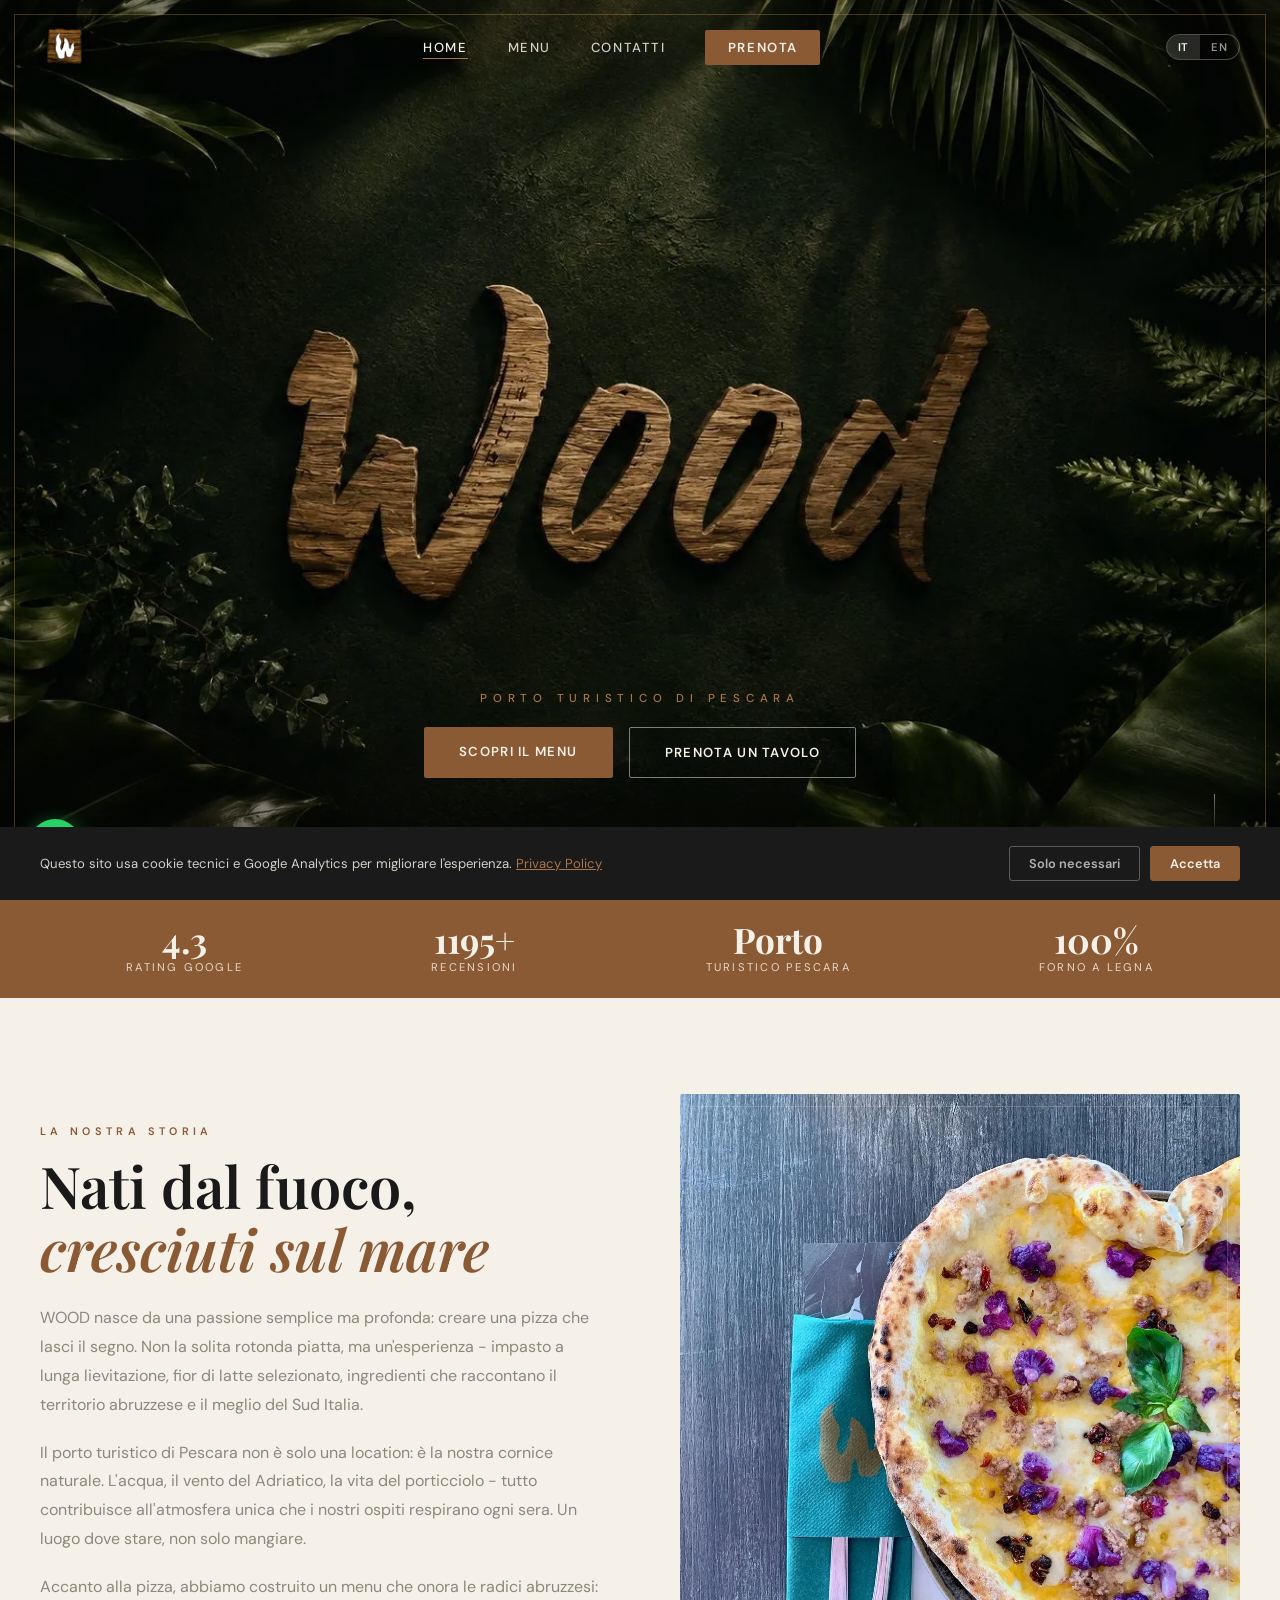
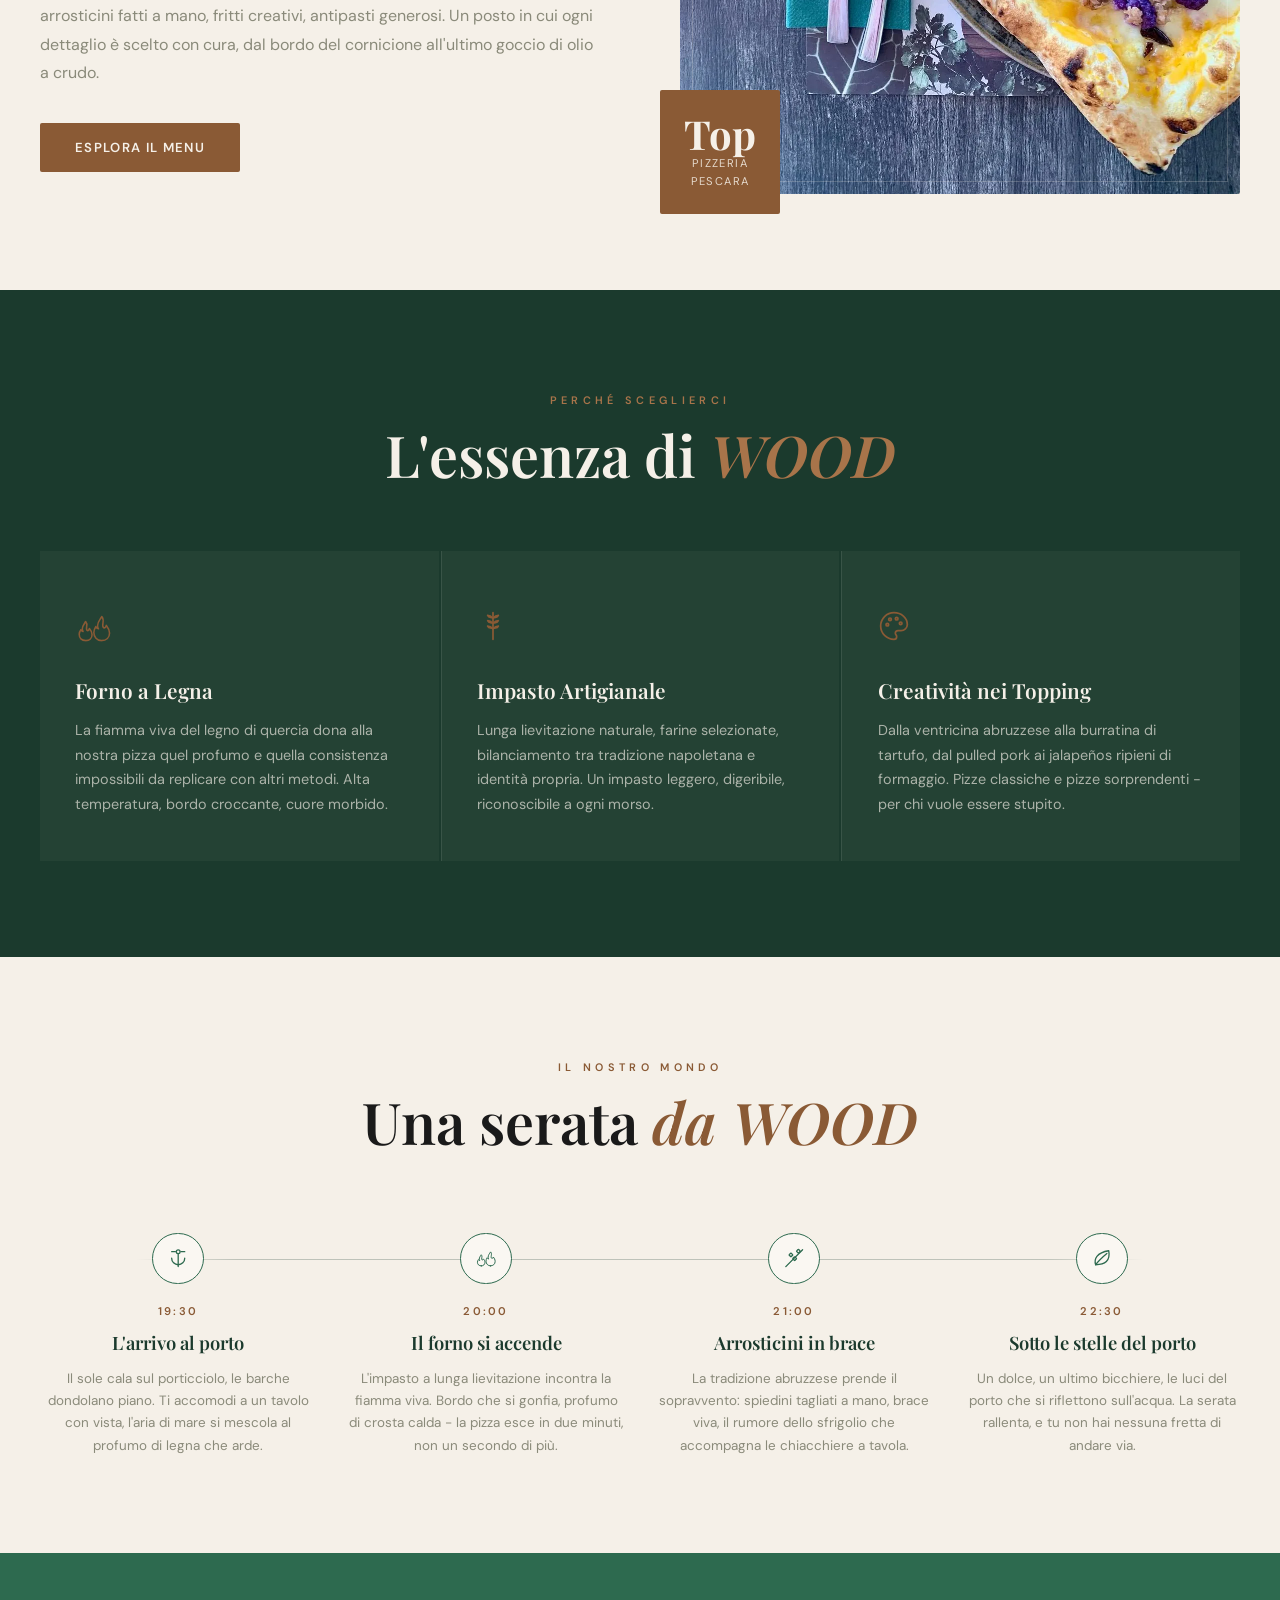
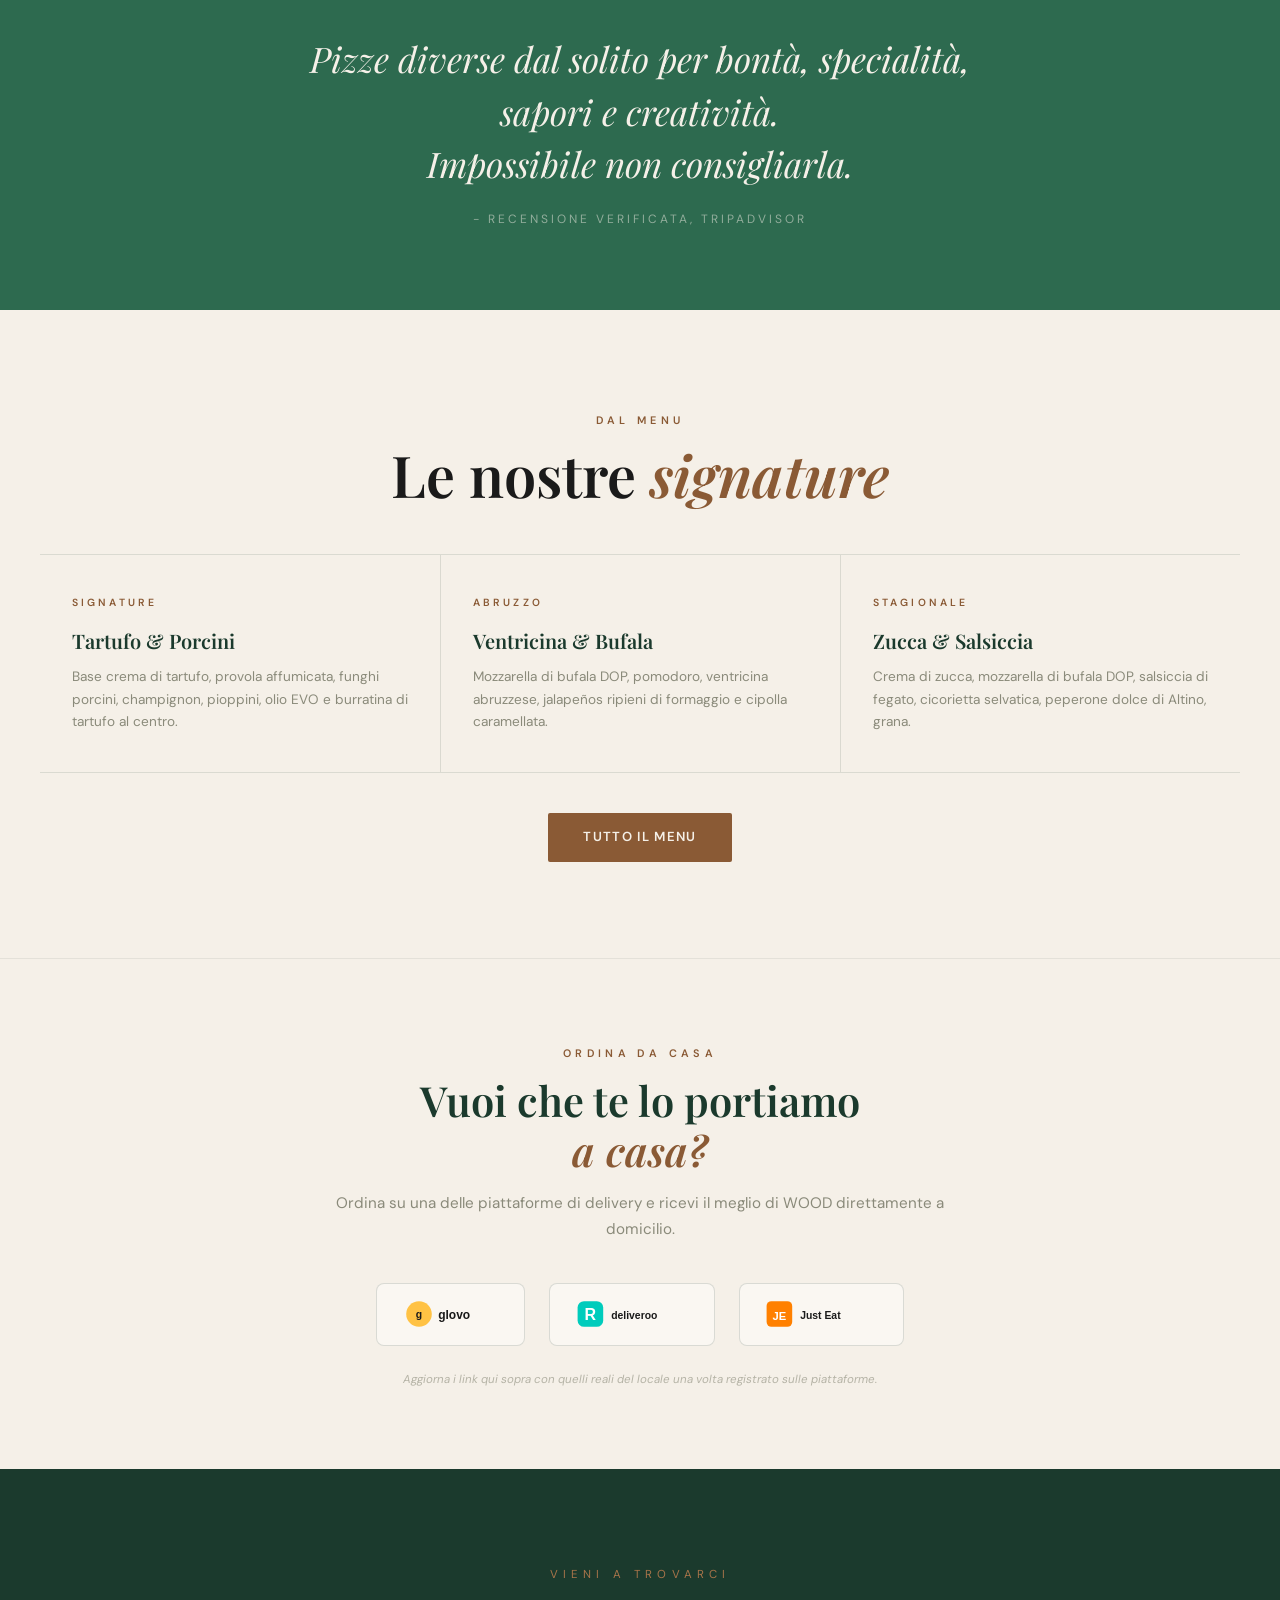
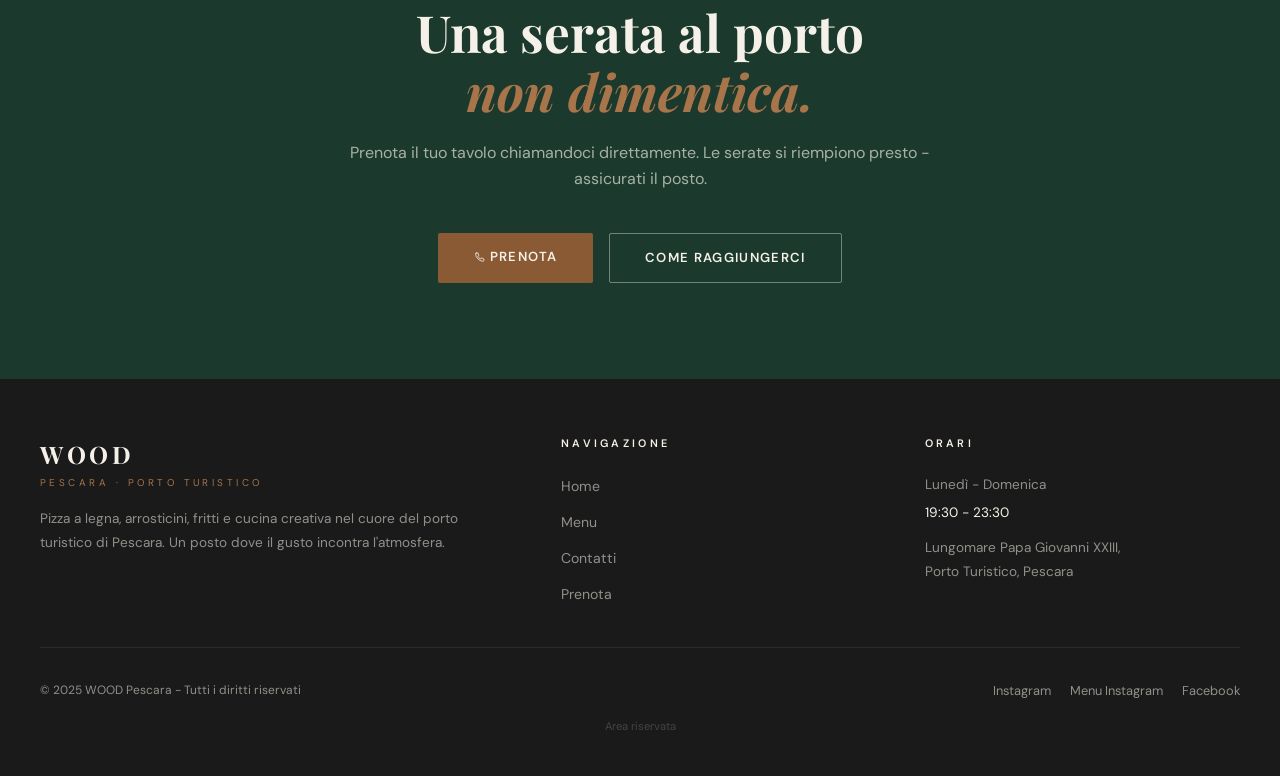
<file: index.html>
<!DOCTYPE html>
<html lang="it">
<head>
  <meta charset="UTF-8" />
  <meta name="viewport" content="width=device-width, initial-scale=1.0" />

  <!-- SEO primario -->
  <title>WOOD Pescara - Pizzeria Forno a Legna al Porto Turistico</title>
  <meta name="description" content="WOOD Pescara: pizzeria gourmet al porto turistico di Pescara. Pizza napoletana a legna, arrosticini abruzzesi, fritti e cucina creativa. Prenota chiamando il 392 008 5666." />
  <meta name="keywords" content="pizzeria pescara, pizza legna pescara, arrosticini pescara, ristorante porto pescara, WOOD pescara" />
  <link rel="canonical" href="https://wood-pescara.vercel.app/index.html" />

  <!-- Open Graph (anteprima WhatsApp, Facebook, Telegram) -->
  <meta property="og:type"        content="restaurant" />
  <meta property="og:title"       content="WOOD Pescara - Pizzeria Forno a Legna" />
  <meta property="og:description" content="Pizza napoletana a legna, arrosticini abruzzesi e cucina creativa al porto turistico di Pescara." />
  <meta property="og:image"       content="https://wood-pescara.vercel.app/assets/wood-logo-hero.jpg" />
  <meta property="og:image:secure_url" content="https://wood-pescara.vercel.app/assets/wood-logo-hero.jpg" />
  <meta property="og:image:type"  content="image/jpeg" />
  <meta property="og:image:width" content="1200" />
  <meta property="og:image:height" content="630" />
  <meta property="og:url"         content="https://wood-pescara.vercel.app/index.html" />
  <meta property="og:locale"      content="it_IT" />
  <meta property="og:locale:alternate" content="en_US" />

  <!-- Twitter Card -->
  <meta name="twitter:card"        content="summary_large_image" />
  <meta name="twitter:title"       content="WOOD Pescara - Pizzeria Forno a Legna" />
  <meta name="twitter:description" content="Pizza napoletana a legna e arrosticini al porto di Pescara." />
  <meta name="twitter:image"       content="https://wood-pescara.vercel.app/assets/wood-logo-hero.jpg" />

  <!-- Schema.org Restaurant -->
  <script type="application/ld+json">
  {
    "@context": "https://schema.org",
    "@type": "Restaurant",
    "name": "WOOD Pescara",
    "description": "Pizzeria con forno a legna, arrosticini abruzzesi e cucina creativa al porto turistico di Pescara.",
    "url": "https://wood-pescara.vercel.app/",
    "telephone": "+393920085666",
    "servesCuisine": ["Pizza Napoletana", "Cucina Abruzzese", "Cucina Italiana"],
    "priceRange": "€€",
    "address": {
      "@type": "PostalAddress",
      "streetAddress": "Lungomare Papa Giovanni XXIII",
      "addressLocality": "Pescara",
      "postalCode": "65126",
      "addressRegion": "Abruzzo",
      "addressCountry": "IT"
    },
    "geo": {
      "@type": "GeoCoordinates",
      "latitude": 42.4613,
      "longitude": 14.2158
    },
    "openingHoursSpecification": [
      {
        "@type": "OpeningHoursSpecification",
        "dayOfWeek": ["Monday","Tuesday","Wednesday","Thursday","Friday","Saturday","Sunday"],
        "opens": "19:30",
        "closes": "23:30"
      }
    ],
    "menu": "https://wood-pescara.vercel.app/menu.html",
    "acceptsReservations": true,
    "image": "https://wood-pescara.vercel.app/assets/wood-logo-hero.jpg"
  }
  </script>

  <!-- Performance: preconnect -->
  <link rel="preconnect" href="https://fonts.googleapis.com" />
  <link rel="preconnect" href="https://fonts.gstatic.com" crossorigin />
  <link rel="preconnect" href="https://www.gstatic.com" />

  <!-- Font -->
  <link rel="stylesheet" href="https://fonts.googleapis.com/css2?family=Playfair+Display:ital,wght@0,400;0,600;0,700;1,400;1,600&family=DM+Sans:wght@300;400;500;600&display=swap" />

  <!-- Stili -->
  <link rel="stylesheet" href="css/style.css?v=20260719b" />

  <!-- Preload immagine hero (above the fold) -->
  <link rel="preload" as="image" href="assets/wood-logo-hero.webp" type="image/webp" />
</head>
<body>

<!-- WhatsApp button fisso -->
<a href="https://wa.me/393920085666" class="whatsapp-btn" target="_blank" rel="noopener" aria-label="Scrivici su WhatsApp">
  <svg viewBox="0 0 24 24" xmlns="http://www.w3.org/2000/svg">
    <path d="M17.472 14.382c-.297-.149-1.758-.867-2.03-.967-.273-.099-.471-.148-.67.15-.197.297-.767.966-.94 1.164-.173.199-.347.223-.644.075-.297-.15-1.255-.463-2.39-1.475-.883-.788-1.48-1.761-1.653-2.059-.173-.297-.018-.458.13-.606.134-.133.298-.347.446-.52.149-.174.198-.298.298-.497.099-.198.05-.371-.025-.52-.075-.149-.669-1.612-.916-2.207-.242-.579-.487-.5-.669-.51-.173-.008-.371-.01-.57-.01-.198 0-.52.074-.792.372-.272.297-1.04 1.016-1.04 2.479 0 1.462 1.065 2.875 1.213 3.074.149.198 2.096 3.2 5.077 4.487.709.306 1.262.489 1.694.625.712.227 1.36.195 1.871.118.571-.085 1.758-.719 2.006-1.413.248-.694.248-1.289.173-1.413-.074-.124-.272-.198-.57-.347m-5.421 7.403h-.004a9.87 9.87 0 01-5.031-1.378l-.361-.214-3.741.982.998-3.648-.235-.374a9.86 9.86 0 01-1.51-5.26c.001-5.45 4.436-9.884 9.888-9.884 2.64 0 5.122 1.03 6.988 2.898a9.825 9.825 0 012.893 6.994c-.003 5.45-4.437 9.884-9.885 9.884m8.413-18.297A11.815 11.815 0 0012.05 0C5.495 0 .16 5.335.157 11.892c0 2.096.547 4.142 1.588 5.945L.057 24l6.305-1.654a11.882 11.882 0 005.683 1.448h.005c6.554 0 11.89-5.335 11.893-11.893a11.821 11.821 0 00-3.48-8.413z"/>
  </svg>
</a>

<!-- ═══ NAVBAR ═══ -->
<nav class="navbar" id="navbar">
  <a href="index.html" class="navbar__logo" aria-label="WOOD Pescara - Home">
    <img src="assets/wood-icon.png" alt="WOOD Pescara" class="navbar__logo-img" />
  </a>
  <ul class="navbar__links" id="nav-links">
    <button class="navbar__close" id="nav-close" aria-label="Chiudi menu">&#x2715;</button>
    <li><a href="index.html" data-it="Home" data-en="Home">Home</a></li>
    <li><a href="menu.html" data-it="Menu" data-en="Menu">Menu</a></li>
    <li><a href="contatti.html" data-it="Contatti" data-en="Contact">Contatti</a></li>
    <li><a href="contatti.html" class="navbar__cta" data-it="Prenota" data-en="Book">Prenota</a></li>
  </ul>
  <div class="lang-toggle" aria-label="Scegli lingua">
    <button data-lang="it" class="active">IT</button>
    <button data-lang="en">EN</button>
  </div>
  <div class="navbar__burger" id="burger">
    <span></span><span></span><span></span>
  </div>
</nav>

<!-- ═══ HERO ═══ -->
<section class="hero hero--photo" id="hero">
  <!-- WebP con fallback JPEG -->
  <style>
    .hero--photo {
      background-image: url('assets/wood-logo-hero.jpg');
    }
    @supports (background-image: url('x.webp')) {
      .hero--photo { background-image: url('assets/wood-logo-hero.webp'); }
    }
    @media (max-width: 600px) {
      .hero--photo { background-image: url('assets/wood-hero-mobile.jpg') !important; }
      @supports (background-image: url('x.webp')) {
        .hero--photo { background-image: url('assets/wood-hero-mobile.webp') !important; }
      }
    }
  </style>
  <div class="hero__overlay"></div>
  <div class="hero__content hero__content--photo">
    <h1 class="sr-only">WOOD Pescara</h1>
    <p class="hero__eyebrow" data-it="Porto Turistico di Pescara" data-en="Tourist Marina of Pescara">Porto Turistico di Pescara</p>
    <div class="hero__actions">
      <a href="menu.html" class="btn btn--primary" data-it="Scopri il Menu" data-en="Explore the Menu">Scopri il Menu</a>
      <a href="contatti.html" class="btn btn--outline" data-it="Prenota un Tavolo" data-en="Book a Table">Prenota un Tavolo</a>
    </div>
  </div>
  <div class="hero__scroll-hint">
    <div class="hero__scroll-line"></div>
    <span data-it="Scopri" data-en="Scroll">Scopri</span>
  </div>
</section>

<!-- ═══ NUMERI STRIP ═══ -->
<div class="stats-strip" style="background: var(--terracotta); color: var(--crema); padding: 1.4rem 2rem;">
  <div style="max-width: var(--max-w); margin: 0 auto; display: flex; justify-content: space-around; flex-wrap: wrap; gap: 1rem; text-align: center;">
    <div>
      <div class="stat-num" style="font-family: var(--ff-display); font-size: 2.2rem; font-weight: 700; line-height: 1;" data-target="4.3" data-decimal="1">0</div>
      <div style="font-size: 0.7rem; letter-spacing: 0.2em; text-transform: uppercase; opacity: 0.85;">Rating Google</div>
    </div>
    <div>
      <div class="stat-num" style="font-family: var(--ff-display); font-size: 2.2rem; font-weight: 700; line-height: 1;" data-target="1200" data-suffix="+">0</div>
      <div style="font-size: 0.7rem; letter-spacing: 0.2em; text-transform: uppercase; opacity: 0.85;">Recensioni</div>
    </div>
    <div>
      <div style="font-family: var(--ff-display); font-size: 2.2rem; font-weight: 700; line-height: 1;">Porto</div>
      <div style="font-size: 0.7rem; letter-spacing: 0.2em; text-transform: uppercase; opacity: 0.85;">Turistico Pescara</div>
    </div>
    <div>
      <div class="stat-num" style="font-family: var(--ff-display); font-size: 2.2rem; font-weight: 700; line-height: 1;" data-target="100" data-suffix="%">0</div>
      <div style="font-size: 0.7rem; letter-spacing: 0.2em; text-transform: uppercase; opacity: 0.85;">Forno a Legna</div>
    </div>
  </div>
</div>

<!-- ═══ STORIA ═══ -->
<section class="section section--mid">
  <div class="section__inner">
    <div class="storia reveal">
      <div class="storia__text">
        <span class="section__label" data-it="La nostra storia" data-en="Our Story">La nostra storia</span>
        <h2 class="section__title"><span data-it="Nati dal fuoco," data-en="Born from fire,">Nati dal fuoco,</span><br><em data-it="cresciuti sul mare" data-en="raised by the sea">cresciuti sul mare</em></h2>
        <p data-it="WOOD nasce da una passione semplice ma profonda: creare una pizza che lasci il segno. Non la solita rotonda piatta, ma un'esperienza - impasto a lunga lievitazione, fior di latte selezionato, ingredienti che raccontano il territorio abruzzese e il meglio del Sud Italia." data-en="WOOD was born from a simple but deep passion: creating pizza that leaves a mark. Not the usual flat round pizza, but an experience: long-fermented dough, selected fior di latte, and ingredients that tell the story of Abruzzo and the best of Southern Italy.">WOOD nasce da una passione semplice ma profonda: creare una pizza che lasci il segno. Non la solita rotonda piatta, ma un'esperienza - impasto a lunga lievitazione, fior di latte selezionato, ingredienti che raccontano il territorio abruzzese e il meglio del Sud Italia.</p>
        <p data-it="Il porto turistico di Pescara non è solo una location: è la nostra cornice naturale. L'acqua, il vento del Adriatico, la vita del porticciolo - tutto contribuisce all'atmosfera unica che i nostri ospiti respirano ogni sera. Un luogo dove stare, non solo mangiare." data-en="Pescara's tourist marina is not just a location: it is our natural setting. The water, the Adriatic breeze, the life of the harbor - everything shapes the atmosphere our guests enjoy every evening. A place to stay, not just to eat.">Il porto turistico di Pescara non è solo una location: è la nostra cornice naturale. L'acqua, il vento del Adriatico, la vita del porticciolo - tutto contribuisce all'atmosfera unica che i nostri ospiti respirano ogni sera. Un luogo dove stare, non solo mangiare.</p>
        <p data-it="Accanto alla pizza, abbiamo costruito un menu che onora le radici abruzzesi: arrosticini fatti a mano, fritti creativi, antipasti generosi. Un posto in cui ogni dettaglio è scelto con cura, dal bordo del cornicione all'ultimo goccio di olio a crudo." data-en="Alongside pizza, we created a menu that honors Abruzzo roots: handmade arrosticini, creative fried dishes, and generous starters. A place where every detail is chosen with care, from the crust to the final drizzle of olive oil.">Accanto alla pizza, abbiamo costruito un menu che onora le radici abruzzesi: arrosticini fatti a mano, fritti creativi, antipasti generosi. Un posto in cui ogni dettaglio è scelto con cura, dal bordo del cornicione all'ultimo goccio di olio a crudo.</p>
        <a href="menu.html" class="btn btn--primary" style="margin-top: 1rem; display: inline-block;" data-it="Esplora il Menu" data-en="Explore the Menu">Esplora il Menu</a>
      </div>
      <div class="storia__visual">
        <div class="storia__img-frame" id="pizza-frame">
          <style>
            #pizza-frame {
              background-image: url('assets/pizza-storia.jpg');
              background-size: cover;
              background-position: center;
            }
            @supports (background-image: url('x.webp')) {
              #pizza-frame { background-image: url('assets/pizza-storia.webp'); }
            }
          </style>
        </div>
        <div class="storia__badge">
          <div class="storia__badge-num">Top</div>
          <div class="storia__badge-text"><span data-it="Pizzeria" data-en="Pizzeria">Pizzeria</span><br>Pescara</div>
        </div>
      </div>
    </div>
  </div>
</section>

<!-- ═══ PUNTI DI FORZA ═══ -->
<section class="section section--dark">
  <div class="section__inner">
    <div style="text-align: center; margin-bottom: 1rem;" class="reveal">
      <span class="section__label" data-it="Perché sceglierci" data-en="Why Choose Us">Perché sceglierci</span>
      <h2 class="section__title" style="color: var(--crema);"><span data-it="L'essenza di " data-en="The Essence of ">L'essenza di </span><em>WOOD</em></h2>
    </div>
    <div class="punti reveal">
      <div class="punto">
        <div class="punto__icon"><svg class="icon" style="width:2.4rem;height:1.8rem;"><use href="#icon-flames"/></svg></div>
        <h3 class="punto__title" data-it="Forno a Legna" data-en="Wood-Fired Oven">Forno a Legna</h3>
        <p class="punto__text" data-it="La fiamma viva del legno di quercia dona alla nostra pizza quel profumo e quella consistenza impossibili da replicare con altri metodi. Alta temperatura, bordo croccante, cuore morbido." data-en="The live flame of oak wood gives our pizza an aroma and texture that other methods simply cannot replicate. High heat, crisp edge, soft center.">La fiamma viva del legno di quercia dona alla nostra pizza quel profumo e quella consistenza impossibili da replicare con altri metodi. Alta temperatura, bordo croccante, cuore morbido.</p>
      </div>
      <div class="punto">
        <div class="punto__icon"><svg class="icon"><use href="#icon-wheat"/></svg></div>
        <h3 class="punto__title" data-it="Impasto Artigianale" data-en="Artisanal Dough">Impasto Artigianale</h3>
        <p class="punto__text" data-it="Lunga lievitazione naturale, farine selezionate, bilanciamento tra tradizione napoletana e identità propria. Un impasto leggero, digeribile, riconoscibile a ogni morso." data-en="Long natural fermentation, selected flours, and a balance between Neapolitan tradition and our own identity. A light, digestible dough you recognize at every bite.">Lunga lievitazione naturale, farine selezionate, bilanciamento tra tradizione napoletana e identità propria. Un impasto leggero, digeribile, riconoscibile a ogni morso.</p>
      </div>
      <div class="punto">
        <div class="punto__icon"><svg class="icon"><use href="#icon-palette"/></svg></div>
        <h3 class="punto__title" data-it="Creatività nei Topping" data-en="Creative Toppings">Creatività nei Topping</h3>
        <p class="punto__text" data-it="Dalla ventricina abruzzese alla burratina di tartufo, dal pulled pork ai jalapeños ripieni di formaggio. Pizze classiche e pizze sorprendenti - per chi vuole essere stupito." data-en="From Abruzzo ventricina to truffle burratina, from pulled pork to cheese-filled jalapeños. Classic pizzas and unexpected creations for guests who want to be surprised.">Dalla ventricina abruzzese alla burratina di tartufo, dal pulled pork ai jalapeños ripieni di formaggio. Pizze classiche e pizze sorprendenti - per chi vuole essere stupito.</p>
      </div>
    </div>
  </div>
</section>

<!-- ═══ TIMELINE SERATA ═══ -->
<section class="section section--mid timeline-section">
  <div class="section__inner">
    <div style="text-align: center; margin-bottom: 3.5rem;" class="reveal">
      <span class="section__label" data-it="Il nostro mondo" data-en="Our World">Il nostro mondo</span>
      <h2 class="section__title"><span data-it="Una serata " data-en="An Evening ">Una serata </span><em data-it="da WOOD" data-en="at WOOD">da WOOD</em></h2>
    </div>
    <div class="timeline">
      <div class="timeline__line"></div>

      <div class="timeline__step reveal">
        <div class="timeline__marker"><svg class="icon"><use href="#icon-anchor"/></svg></div>
        <div class="timeline__time">19:30</div>
        <h3 class="timeline__title" data-it="L'arrivo al porto" data-en="Arriving at the Marina">L'arrivo al porto</h3>
        <p class="timeline__text" data-it="Il sole cala sul porticciolo, le barche dondolano piano. Ti accomodi a un tavolo con vista, l'aria di mare si mescola al profumo di legna che arde." data-en="The sun sets over the marina and the boats move gently. You sit at a table with a view, while sea air blends with the scent of burning wood.">Il sole cala sul porticciolo, le barche dondolano piano. Ti accomodi a un tavolo con vista, l'aria di mare si mescola al profumo di legna che arde.</p>
      </div>

      <div class="timeline__step reveal">
        <div class="timeline__marker"><svg class="icon"><use href="#icon-flames"/></svg></div>
        <div class="timeline__time">20:00</div>
        <h3 class="timeline__title" data-it="Il forno si accende" data-en="The Oven Lights Up">Il forno si accende</h3>
        <p class="timeline__text" data-it="L'impasto a lunga lievitazione incontra la fiamma viva. Bordo che si gonfia, profumo di crosta calda - la pizza esce in due minuti, non un secondo di più." data-en="Long-fermented dough meets the live flame. The crust rises, the scent turns warm and fragrant, and the pizza is ready in two minutes.">L'impasto a lunga lievitazione incontra la fiamma viva. Bordo che si gonfia, profumo di crosta calda - la pizza esce in due minuti, non un secondo di più.</p>
      </div>

      <div class="timeline__step reveal">
        <div class="timeline__marker"><svg class="icon"><use href="#icon-skewer"/></svg></div>
        <div class="timeline__time">21:00</div>
        <h3 class="timeline__title" data-it="Arrosticini in brace" data-en="Arrosticini on the Grill">Arrosticini in brace</h3>
        <p class="timeline__text" data-it="La tradizione abruzzese prende il sopravvento: spiedini tagliati a mano, brace viva, il rumore dello sfrigolio che accompagna le chiacchiere a tavola." data-en="Abruzzo tradition takes over: hand-cut skewers, glowing embers, and the sound of sizzling meat around the table.">La tradizione abruzzese prende il sopravvento: spiedini tagliati a mano, brace viva, il rumore dello sfrigolio che accompagna le chiacchiere a tavola.</p>
      </div>

      <div class="timeline__step reveal">
        <div class="timeline__marker"><svg class="icon"><use href="#icon-leaf"/></svg></div>
        <div class="timeline__time">22:30</div>
        <h3 class="timeline__title" data-it="Sotto le stelle del porto" data-en="Under the Marina Lights">Sotto le stelle del porto</h3>
        <p class="timeline__text" data-it="Un dolce, un ultimo bicchiere, le luci del porto che si riflettono sull'acqua. La serata rallenta, e tu non hai nessuna fretta di andare via." data-en="Dessert, one last glass, and the marina lights reflected on the water. The evening slows down, and there is no rush to leave.">Un dolce, un ultimo bicchiere, le luci del porto che si riflettono sull'acqua. La serata rallenta, e tu non hai nessuna fretta di andare via.</p>
      </div>
    </div>
  </div>
</section>

<!-- ═══ QUOTE ═══ -->
<div class="quote-section reveal">
  <p class="quote-text">
    <span data-it="Pizze diverse dal solito per bontà, specialità, sapori e creatività." data-en="Pizzas that stand out for quality, specialties, flavors and creativity.">Pizze diverse dal solito per bontà, specialità, sapori e creatività.</span><br><span data-it="Impossibile non consigliarla." data-en="Impossible not to recommend.">Impossibile non consigliarla.</span>
  </p>
  <p class="quote-source" data-it="- Recensione verificata, Tripadvisor" data-en="- Verified review, Tripadvisor">- Recensione verificata, Tripadvisor</p>
</div>

<!-- ═══ SPECIALITÀ IN EVIDENZA ═══ -->
<section class="section section--mid">
  <div class="section__inner">
    <div style="text-align: center; margin-bottom: 3rem;" class="reveal">
      <span class="section__label" data-it="Dal menu" data-en="From the Menu">Dal menu</span>
      <h2 class="section__title"><span data-it="Le nostre " data-en="Our ">Le nostre </span><em>signature</em></h2>
    </div>
    <div class="signature-grid reveal">
      <div class="signature-card">
        <div class="signature-card__tag">Signature</div>
        <h3 class="signature-card__title">Tartufo & Porcini</h3>
        <p class="signature-card__text">Base crema di tartufo, provola affumicata, funghi porcini, champignon, pioppini, olio EVO e burratina di tartufo al centro.</p>
      </div>
      <div class="signature-card">
        <div class="signature-card__tag">Abruzzo</div>
        <h3 class="signature-card__title">Ventricina & Bufala</h3>
        <p class="signature-card__text">Mozzarella di bufala DOP, pomodoro, ventricina abruzzese, jalapeños ripieni di formaggio e cipolla caramellata.</p>
      </div>
      <div class="signature-card">
        <div class="signature-card__tag">Stagionale</div>
        <h3 class="signature-card__title">Zucca & Salsiccia</h3>
        <p class="signature-card__text">Crema di zucca, mozzarella di bufala DOP, salsiccia di fegato, cicorietta selvatica, peperone dolce di Altino, grana.</p>
      </div>
    </div>
    <div style="text-align: center; margin-top: 2.5rem;" class="reveal">
      <a href="menu.html" class="btn btn--primary" data-it="Tutto il Menu" data-en="Full Menu">Tutto il Menu</a>
    </div>
  </div>
</section>

<!-- ═══ DELIVERY ═══ -->
<section class="delivery-section reveal">
  <div class="delivery-inner">
    <p class="section__label" style="text-align:center;" data-it="Ordina da casa" data-en="Order from Home">Ordina da casa</p>
    <h2 class="delivery-title"><span data-it="Vuoi che te lo portiamo" data-en="Want us to bring it">Vuoi che te lo portiamo</span><br><em data-it="a casa?" data-en="to your door?">a casa?</em></h2>
    <p class="delivery-sub" data-it="Ordina su una delle piattaforme di delivery e ricevi il meglio di WOOD direttamente a domicilio." data-en="Order through one of the delivery platforms and enjoy the best of WOOD at home.">Ordina su una delle piattaforme di delivery e ricevi il meglio di WOOD direttamente a domicilio.</p>
    <div class="delivery-logos">
      <a href="https://www.glovo.com" target="_blank" rel="noopener" class="delivery-logo-link" aria-label="Ordina su Glovo">
        <svg class="delivery-logo-svg" viewBox="0 0 120 40" xmlns="http://www.w3.org/2000/svg">
          <circle cx="20" cy="20" r="16" fill="#FFC244"/>
          <text x="20" y="25" text-anchor="middle" font-family="Arial Black,sans-serif" font-size="13" font-weight="900" fill="#1A1A1A">g</text>
          <text x="44" y="26" font-family="Arial Black,sans-serif" font-size="15" font-weight="900" fill="#1A1A1A">glovo</text>
        </svg>
      </a>
      <a href="https://www.deliveroo.it" target="_blank" rel="noopener" class="delivery-logo-link" aria-label="Ordina su Deliveroo">
        <svg class="delivery-logo-svg" viewBox="0 0 140 40" xmlns="http://www.w3.org/2000/svg">
          <rect x="2" y="4" width="32" height="32" rx="8" fill="#00CCBC"/>
          <text x="18" y="27" text-anchor="middle" font-family="Arial Black,sans-serif" font-size="20" font-weight="900" fill="white">R</text>
          <text x="44" y="26" font-family="Arial Black,sans-serif" font-size="13" font-weight="700" fill="#1A1A1A">deliveroo</text>
        </svg>
      </a>
      <a href="https://www.justeat.it" target="_blank" rel="noopener" class="delivery-logo-link" aria-label="Ordina su Just Eat">
        <svg class="delivery-logo-svg" viewBox="0 0 140 40" xmlns="http://www.w3.org/2000/svg">
          <rect x="2" y="4" width="32" height="32" rx="6" fill="#FF8000"/>
          <text x="18" y="27" text-anchor="middle" font-family="Arial Black,sans-serif" font-size="14" font-weight="900" fill="white">JE</text>
          <text x="44" y="26" font-family="Arial Black,sans-serif" font-size="13" font-weight="700" fill="#1A1A1A">Just Eat</text>
        </svg>
      </a>
    </div>
    <p class="delivery-note" data-it="Aggiorna i link qui sopra con quelli reali del locale una volta registrato sulle piattaforme." data-en="Update the links above with the restaurant's real delivery links once registered on the platforms.">Aggiorna i link qui sopra con quelli reali del locale una volta registrato sulle piattaforme.</p>
  </div>
</section>

<!-- ═══ CTA FINALE ═══ -->
<section style="background: var(--verde-bosco); padding: 6rem 2rem; text-align: center; position: relative; overflow: hidden;">
  <svg data-parallax="0.15" style="position: absolute; inset: 0; width: 100%; height: 100%; opacity: 0.06;" viewBox="0 0 800 400" xmlns="http://www.w3.org/2000/svg">
    <path d="M-100 350 Q 200 100 500 300 Q 700 150 900 350" fill="none" stroke="#4A8C6F" stroke-width="2"/>
    <path d="M-50 400 Q 300 150 600 350 Q 750 200 950 400" fill="none" stroke="#4A8C6F" stroke-width="1.5"/>
  </svg>
  <div style="position: relative; z-index: 1; max-width: 580px; margin: 0 auto;" class="reveal">
    <p style="font-size: 0.72rem; letter-spacing: 0.45em; text-transform: uppercase; color: var(--terracotta-lt); margin-bottom: 1.2rem;" data-it="Vieni a trovarci" data-en="Come Visit Us">Vieni a trovarci</p>
    <h2 style="font-family: var(--ff-display); font-size: clamp(2rem, 5vw, 3.2rem); color: var(--crema); margin-bottom: 1.2rem; line-height: 1.15;"><span data-it="Una serata al porto" data-en="An evening at the marina">Una serata al porto</span><br><em style="color: var(--terracotta-lt);" data-it="non dimentica." data-en="is hard to forget.">non dimentica.</em></h2>
    <p style="color: rgba(245,240,232,0.65); margin-bottom: 2.5rem; font-size: 1rem;" data-it="Prenota il tuo tavolo chiamandoci direttamente. Le serate si riempiono presto - assicurati il posto." data-en="Book your table by calling us directly. Evenings fill up quickly, so make sure you have your spot.">Prenota il tuo tavolo chiamandoci direttamente. Le serate si riempiono presto - assicurati il posto.</p>
    <div style="display: flex; gap: 1rem; justify-content: center; flex-wrap: wrap;">
      <a href="tel:+393920085666" class="btn btn--primary"><svg class="icon" style="width:0.9em;height:0.9em;"><use href="#icon-phone"/></svg> <span data-it="Prenota" data-en="Book">Prenota</span></a>
      <a href="contatti.html" class="btn btn--outline" style="color: var(--crema); border-color: rgba(245,240,232,0.4);" data-it="Come raggiungerci" data-en="How to Find Us">Come raggiungerci</a>
    </div>
  </div>
</section>

<!-- ═══ FOOTER ═══ -->
<footer>
  <div class="footer__inner">
    <div>
      <div class="footer__brand-name">WOOD</div>
      <div class="footer__brand-sub" data-it="Pescara · Porto Turistico" data-en="Pescara · Tourist Marina">Pescara · Porto Turistico</div>
      <p class="footer__desc" data-it="Pizza a legna, arrosticini, fritti e cucina creativa nel cuore del porto turistico di Pescara. Un posto dove il gusto incontra l'atmosfera." data-en="Wood-fired pizza, arrosticini, fried specialties and creative cooking in the heart of Pescara's tourist marina. A place where flavor meets atmosphere.">Pizza a legna, arrosticini, fritti e cucina creativa nel cuore del porto turistico di Pescara. Un posto dove il gusto incontra l'atmosfera.</p>
    </div>
    <div>
      <div class="footer__col-title" data-it="Navigazione" data-en="Navigation">Navigazione</div>
      <ul class="footer__links">
        <li><a href="index.html">Home</a></li>
        <li><a href="menu.html">Menu</a></li>
        <li><a href="contatti.html" data-it="Contatti" data-en="Contact">Contatti</a></li>
        <li><a href="contatti.html" data-it="Prenota" data-en="Book">Prenota</a></li>
      </ul>
    </div>
    <div>
      <div class="footer__col-title" data-it="Orari" data-en="Hours">Orari</div>
      <div class="footer__desc">
        <p data-it="Lunedì - Domenica" data-en="Monday - Sunday">Lunedì - Domenica</p>
        <p style="color: var(--crema); margin-top: 0.3rem;">19:30 - 23:30</p>
        <p style="margin-top: 0.8rem;">Lungomare Papa Giovanni XXIII,<br>Porto Turistico, Pescara</p>
      </div>
    </div>
  </div>
  <div class="footer__bottom">
    <span data-it="© 2025 WOOD Pescara - Tutti i diritti riservati" data-en="© 2025 WOOD Pescara - All rights reserved">© 2025 WOOD Pescara - Tutti i diritti riservati</span>
    <div class="footer__social">
      <a href="https://www.instagram.com/wood_pescara/" target="_blank" rel="noopener">Instagram</a>
      <a href="https://www.instagram.com/wood_pescara_menu/" target="_blank" rel="noopener">Menu Instagram</a>
      <a href="https://www.facebook.com/woodpescara/" target="_blank" rel="noopener">Facebook</a>
    </div>
  </div>
  <p style="text-align:center; padding: 1rem 0 0.5rem; font-size:0.7rem; opacity:0.35;">
    <a href="admin.html" style="color:inherit;" data-it="Area riservata" data-en="Private Area">Area riservata</a>
  </p>
</footer>

<script src="js/icons.js"></script>
<script src="js/main.js?v=20260719"></script>
<script src="js/cookie-banner.js?v=20260708-analytics"></script>
<script type="module">
  import { initLangToggle, getLang, applyLang } from './js/lang.js';
  initLangToggle();
</script>
</body>
</html>
</file>
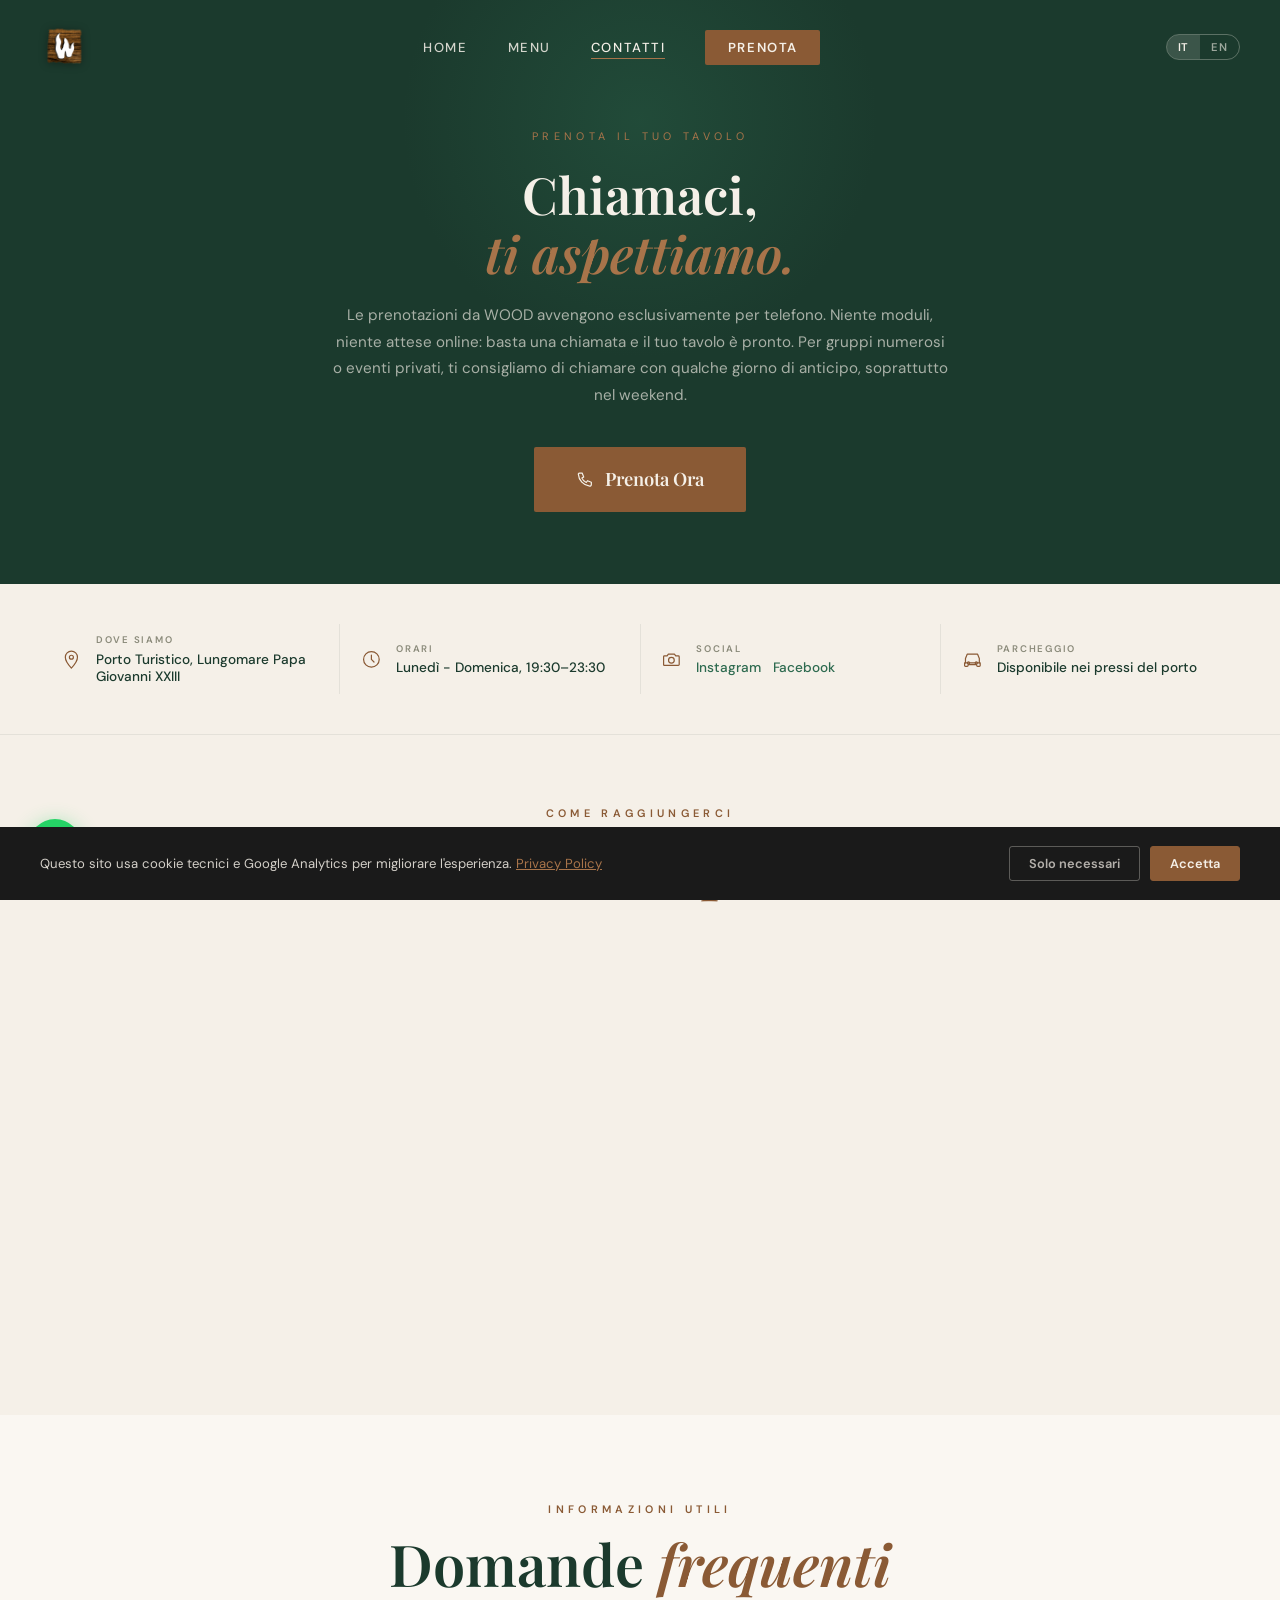
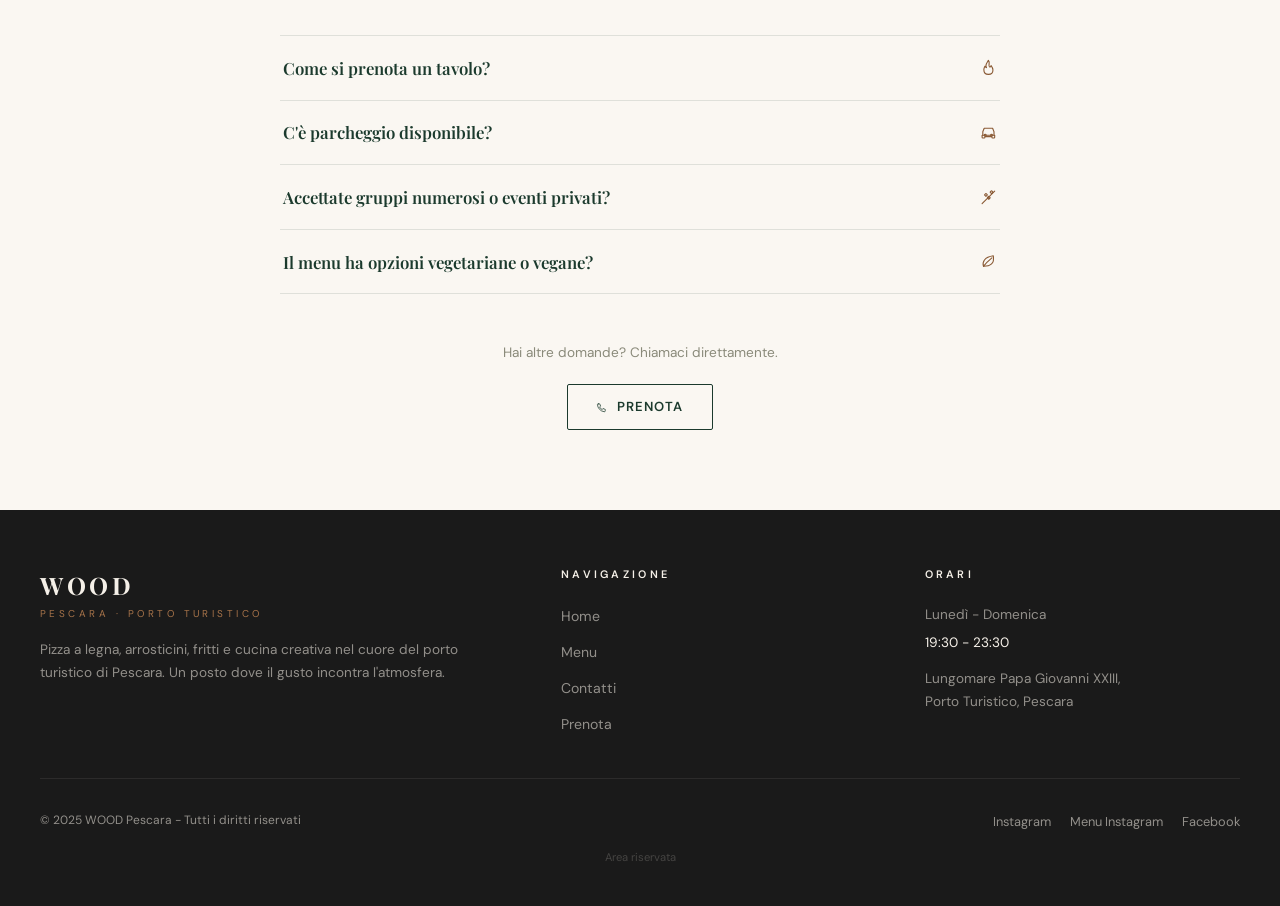
<file: contatti.html>
<!DOCTYPE html>
<html lang="it">
<head>
  <meta charset="UTF-8" />
  <meta name="viewport" content="width=device-width, initial-scale=1.0" />
  <title>Contatti & Prenotazioni - WOOD Pescara</title>
  <meta name="description" content="Contatta WOOD Pescara: porto turistico di Pescara, prenotazioni telefoniche al 392 008 5666, orari 19:30-23:30 tutti i giorni." />
  <link rel="canonical" href="https://wood-pescara.vercel.app/contatti.html" />
  <meta property="og:title"       content="Contatti - WOOD Pescara" />
  <meta property="og:description" content="Prenota il tuo tavolo al porto turistico di Pescara. Chiamaci al 392 008 5666." />
  <meta property="og:image"       content="https://wood-pescara.vercel.app/assets/wood-logo-hero.jpg" />
  <meta property="og:image:secure_url" content="https://wood-pescara.vercel.app/assets/wood-logo-hero.jpg" />
  <meta property="og:image:type"  content="image/jpeg" />
  <meta property="og:image:width" content="1200" />
  <meta property="og:image:height" content="630" />
  <meta property="og:url"         content="https://wood-pescara.vercel.app/contatti.html" />
  <link rel="preconnect" href="https://fonts.googleapis.com" />
  <link rel="preconnect" href="https://fonts.gstatic.com" crossorigin />
  <link rel="stylesheet" href="https://fonts.googleapis.com/css2?family=Playfair+Display:ital,wght@0,400;0,600;0,700;1,400;1,600&family=DM+Sans:wght@300;400;500;600&display=swap" />
  <link rel="stylesheet" href="css/style.css?v=20260719b" />
</head>
<body>

<a href="https://wa.me/393920085666" class="whatsapp-btn" target="_blank" rel="noopener" aria-label="Scrivici su WhatsApp">
  <svg viewBox="0 0 24 24" xmlns="http://www.w3.org/2000/svg"><path d="M17.472 14.382c-.297-.149-1.758-.867-2.03-.967-.273-.099-.471-.148-.67.15-.197.297-.767.966-.94 1.164-.173.199-.347.223-.644.075-.297-.15-1.255-.463-2.39-1.475-.883-.788-1.48-1.761-1.653-2.059-.173-.297-.018-.458.13-.606.134-.133.298-.347.446-.52.149-.174.198-.298.298-.497.099-.198.05-.371-.025-.52-.075-.149-.669-1.612-.916-2.207-.242-.579-.487-.5-.669-.51-.173-.008-.371-.01-.57-.01-.198 0-.52.074-.792.372-.272.297-1.04 1.016-1.04 2.479 0 1.462 1.065 2.875 1.213 3.074.149.198 2.096 3.2 5.077 4.487.709.306 1.262.489 1.694.625.712.227 1.36.195 1.871.118.571-.085 1.758-.719 2.006-1.413.248-.694.248-1.289.173-1.413-.074-.124-.272-.198-.57-.347m-5.421 7.403h-.004a9.87 9.87 0 01-5.031-1.378l-.361-.214-3.741.982.998-3.648-.235-.374a9.86 9.86 0 01-1.51-5.26c.001-5.45 4.436-9.884 9.888-9.884 2.64 0 5.122 1.03 6.988 2.898a9.825 9.825 0 012.893 6.994c-.003 5.45-4.437 9.884-9.885 9.884m8.413-18.297A11.815 11.815 0 0012.05 0C5.495 0 .16 5.335.157 11.892c0 2.096.547 4.142 1.588 5.945L.057 24l6.305-1.654a11.882 11.882 0 005.683 1.448h.005c6.554 0 11.89-5.335 11.893-11.893a11.821 11.821 0 00-3.48-8.413z"/></svg>
</a>

<!-- ═══ NAVBAR ═══ -->
<nav class="navbar scrolled" id="navbar">
  <a href="index.html" class="navbar__logo" aria-label="WOOD Pescara - Home">
    <img src="assets/wood-icon.png" alt="WOOD Pescara" class="navbar__logo-img" />
  </a>
  <ul class="navbar__links" id="nav-links">
    <button class="navbar__close" id="nav-close" aria-label="Chiudi menu">&#x2715;</button>
    <li><a href="index.html" data-it="Home" data-en="Home">Home</a></li>
    <li><a href="menu.html" data-it="Menu" data-en="Menu">Menu</a></li>
    <li><a href="contatti.html" data-it="Contatti" data-en="Contact">Contatti</a></li>
    <li><a href="contatti.html" class="navbar__cta" data-it="Prenota" data-en="Book">Prenota</a></li>
  </ul>
  <div class="lang-toggle" aria-label="Scegli lingua">
    <button data-lang="it" class="active">IT</button>
    <button data-lang="en">EN</button>
  </div>
  <div class="navbar__burger" id="burger">
    <span></span><span></span><span></span>
  </div>
</nav>

<!-- ═══ PRENOTA HERO ═══ -->
<section class="prenota-hero">
  <div class="prenota-hero__inner reveal">
    <p class="prenota-hero__label" data-it="Prenota il tuo tavolo" data-en="Book Your Table">Prenota il tuo tavolo</p>
    <h2 class="prenota-hero__title"><span data-it="Chiamaci," data-en="Call us,">Chiamaci,</span><br><em data-it="ti aspettiamo." data-en="we're waiting for you.">ti aspettiamo.</em></h2>
    <p class="prenota-hero__text" data-it="Le prenotazioni da WOOD avvengono esclusivamente per telefono. Niente moduli, niente attese online: basta una chiamata e il tuo tavolo è pronto. Per gruppi numerosi o eventi privati, ti consigliamo di chiamare con qualche giorno di anticipo, soprattutto nel weekend." data-en="Reservations at WOOD are made by phone only. No forms, no online waiting: just call us and your table is ready. For large groups or private events, we recommend calling a few days in advance, especially on weekends.">
      Le prenotazioni da WOOD avvengono esclusivamente per telefono. Niente moduli, niente attese online:
      basta una chiamata e il tuo tavolo è pronto. Per gruppi numerosi o eventi privati, ti consigliamo
      di chiamare con qualche giorno di anticipo, soprattutto nel weekend.
    </p>
    <a href="tel:+393920085666" class="prenota-hero__btn">
      <svg class="icon" style="width:1em;height:1em;"><use href="#icon-phone"/></svg> <span data-it="Prenota Ora" data-en="Book Now">Prenota Ora</span>
    </a>
  </div>
</section>

<!-- ═══ INFO ESSENZIALI ═══ -->
<section class="info-strip">
  <div class="info-strip__inner reveal">
    <div class="info-pill">
      <svg class="icon"><use href="#icon-pin"/></svg>
      <div>
        <span class="info-pill__label" data-it="Dove siamo" data-en="Where We Are">Dove siamo</span>
        <span class="info-pill__value" data-it="Porto Turistico, Lungomare Papa Giovanni XXIII" data-en="Tourist Marina, Lungomare Papa Giovanni XXIII">Porto Turistico, Lungomare Papa Giovanni XXIII</span>
      </div>
    </div>
    <div class="info-pill">
      <svg class="icon"><use href="#icon-clock"/></svg>
      <div>
        <span class="info-pill__label" data-it="Orari" data-en="Hours">Orari</span>
        <span class="info-pill__value" data-it="Lunedì - Domenica, 19:30–23:30" data-en="Monday - Sunday, 19:30–23:30">Lunedì - Domenica, 19:30–23:30</span>
      </div>
    </div>
    <div class="info-pill">
      <svg class="icon"><use href="#icon-camera"/></svg>
      <div>
        <span class="info-pill__label" data-it="Social" data-en="Social">Social</span>
        <span class="info-pill__value info-pill__value--links">
          <a href="https://www.instagram.com/wood_pescara/" target="_blank" rel="noopener">Instagram</a>
          <a href="https://www.facebook.com/woodpescara/" target="_blank" rel="noopener">Facebook</a>
        </span>
      </div>
    </div>
    <div class="info-pill">
      <svg class="icon"><use href="#icon-car"/></svg>
      <div>
        <span class="info-pill__label" data-it="Parcheggio" data-en="Parking">Parcheggio</span>
        <span class="info-pill__value" data-it="Disponibile nei pressi del porto" data-en="Available near the marina">Disponibile nei pressi del porto</span>
      </div>
    </div>
  </div>
</section>

<!-- ═══ MAPPA ═══ -->
<section class="mappa-section">
  <div class="mappa-section__inner reveal">
    <div style="text-align: center; margin-bottom: 2rem;">
      <span class="section__label" data-it="Come raggiungerci" data-en="How to Find Us">Come raggiungerci</span>
      <h2 class="section__title"><span data-it="Trovaci al " data-en="Find us at the ">Trovaci al </span><em data-it="porto" data-en="marina">porto</em></h2>
    </div>
    <div class="mappa-frame">
      <iframe
        src="https://www.google.com/maps?q=Porto+Turistico+di+Pescara,+Lungomare+Papa+Giovanni+XXIII,+Pescara&output=embed"
        loading="lazy"
        referrerpolicy="no-referrer-when-downgrade"
        title="Mappa WOOD Pescara">
      </iframe>
    </div>
  </div>
</section>

<!-- ═══ FAQ ═══ -->
<section class="faq-section">
  <div class="faq-inner reveal">
    <div style="text-align:center; margin-bottom:2.5rem;">
      <span class="section__label" data-it="Informazioni utili" data-en="Useful Info">Informazioni utili</span>
      <h2 class="section__title" style="color:var(--verde-bosco);"><span data-it="Domande " data-en="Frequently Asked ">Domande </span><em data-it="frequenti" data-en="Questions">frequenti</em></h2>
    </div>
    <div class="faq-list">
      <div class="faq-item">
        <button class="faq-q" aria-expanded="false">
          <span data-it="Come si prenota un tavolo?" data-en="How do I book a table?">Come si prenota un tavolo?</span>
          <svg class="icon faq-icon"><use href="#icon-flame"/></svg>
        </button>
        <div class="faq-a">
          <p><span data-it="Le prenotazioni avvengono esclusivamente per telefono, chiamando il numero " data-en="Reservations are made by phone only, by calling ">Le prenotazioni avvengono esclusivamente per telefono, chiamando il numero </span><a href="tel:+393920085666">392 008 5666</a><span data-it=". Consigliamo di prenotare con qualche giorno di anticipo, soprattutto nel weekend." data-en=". We recommend booking a few days in advance, especially on weekends.">. Consigliamo di prenotare con qualche giorno di anticipo, soprattutto nel weekend.</span></p>
        </div>
      </div>
      <div class="faq-item">
        <button class="faq-q" aria-expanded="false">
          <span data-it="C'è parcheggio disponibile?" data-en="Is parking available?">C'è parcheggio disponibile?</span>
          <svg class="icon faq-icon"><use href="#icon-car"/></svg>
        </button>
        <div class="faq-a">
          <p data-it="Sì, nei pressi del Porto Turistico di Pescara sono disponibili ampi parcheggi gratuiti, facilmente raggiungibili a piedi dal locale." data-en="Yes, there are large free parking areas near the Tourist Marina of Pescara, within easy walking distance of the restaurant.">Sì, nei pressi del Porto Turistico di Pescara sono disponibili ampi parcheggi gratuiti, facilmente raggiungibili a piedi dal locale.</p>
        </div>
      </div>
      <div class="faq-item">
        <button class="faq-q" aria-expanded="false">
          <span data-it="Accettate gruppi numerosi o eventi privati?" data-en="Do you host large groups or private events?">Accettate gruppi numerosi o eventi privati?</span>
          <svg class="icon faq-icon"><use href="#icon-skewer"/></svg>
        </button>
        <div class="faq-a">
          <p data-it="Sì, accettiamo gruppi e organizziamo eventi privati. Per queste occasioni chiamateci con almeno qualche giorno di anticipo così possiamo prepararci al meglio per voi." data-en="Yes, we welcome groups and organize private events. For these occasions, please call us a few days in advance so we can prepare everything properly.">Sì, accettiamo gruppi e organizziamo eventi privati. Per queste occasioni chiamateci con almeno qualche giorno di anticipo così possiamo prepararci al meglio per voi.</p>
        </div>
      </div>
      <div class="faq-item">
        <button class="faq-q" aria-expanded="false">
          <span data-it="Il menu ha opzioni vegetariane o vegane?" data-en="Does the menu include vegetarian or vegan options?">Il menu ha opzioni vegetariane o vegane?</span>
          <svg class="icon faq-icon"><use href="#icon-leaf"/></svg>
        </button>
        <div class="faq-a">
          <p data-it="Sì. Diverse pizze sono già vegetariane o vegane, e su richiesta veganizziamo qualsiasi pizza del menu. Basta dirlo al momento dell'ordine." data-en="Yes. Several pizzas are already vegetarian or vegan, and on request we can make any pizza on the menu vegan. Just let us know when ordering.">Sì. Diverse pizze sono già vegetariane o vegane, e su richiesta veganizziamo qualsiasi pizza del menu. Basta dirlo al momento dell'ordine.</p>
        </div>
      </div>
    </div>

    <!-- Secondo bottone prenota -->
    <div style="text-align:center; margin-top:3rem;">
      <p style="font-size:0.85rem; color:var(--grigio); margin-bottom:1.2rem;" data-it="Hai altre domande? Chiamaci direttamente." data-en="Have more questions? Call us directly.">Hai altre domande? Chiamaci direttamente.</p>
      <a href="tel:+393920085666" class="btn btn--faq-prenota">
        <svg class="icon" style="width:0.85em;height:0.85em;"><use href="#icon-phone"/></svg> <span data-it="Prenota" data-en="Book">Prenota</span>
      </a>
    </div>
  </div>
</section>

<!-- ═══ FOOTER ═══ -->
<footer>
  <div class="footer__inner">
    <div>
      <div class="footer__brand-name">WOOD</div>
      <div class="footer__brand-sub" data-it="Pescara · Porto Turistico" data-en="Pescara · Tourist Marina">Pescara · Porto Turistico</div>
      <p class="footer__desc" data-it="Pizza a legna, arrosticini, fritti e cucina creativa nel cuore del porto turistico di Pescara. Un posto dove il gusto incontra l'atmosfera." data-en="Wood-fired pizza, arrosticini, fried specialties and creative cooking in the heart of Pescara's tourist marina. A place where flavor meets atmosphere.">Pizza a legna, arrosticini, fritti e cucina creativa nel cuore del porto turistico di Pescara. Un posto dove il gusto incontra l'atmosfera.</p>
    </div>
    <div>
      <div class="footer__col-title" data-it="Navigazione" data-en="Navigation">Navigazione</div>
      <ul class="footer__links">
        <li><a href="index.html">Home</a></li>
        <li><a href="menu.html">Menu</a></li>
        <li><a href="contatti.html" data-it="Contatti" data-en="Contact">Contatti</a></li>
        <li><a href="contatti.html" data-it="Prenota" data-en="Book">Prenota</a></li>
      </ul>
    </div>
    <div>
      <div class="footer__col-title" data-it="Orari" data-en="Hours">Orari</div>
      <div class="footer__desc">
        <p data-it="Lunedì - Domenica" data-en="Monday - Sunday">Lunedì - Domenica</p>
        <p style="color: var(--crema); margin-top: 0.3rem;">19:30 - 23:30</p>
        <p style="margin-top: 0.8rem;">Lungomare Papa Giovanni XXIII,<br>Porto Turistico, Pescara</p>
      </div>
    </div>
  </div>
  <div class="footer__bottom">
    <span data-it="© 2025 WOOD Pescara - Tutti i diritti riservati" data-en="© 2025 WOOD Pescara - All rights reserved">© 2025 WOOD Pescara - Tutti i diritti riservati</span>
    <div class="footer__social">
      <a href="https://www.instagram.com/wood_pescara/" target="_blank" rel="noopener">Instagram</a>
      <a href="https://www.instagram.com/wood_pescara_menu/" target="_blank" rel="noopener">Menu Instagram</a>
      <a href="https://www.facebook.com/woodpescara/" target="_blank" rel="noopener">Facebook</a>
    </div>
  </div>
  <p style="text-align:center; padding: 1rem 0 0.5rem; font-size:0.7rem; opacity:0.35;">
    <a href="admin.html" style="color:inherit;" data-it="Area riservata" data-en="Private Area">Area riservata</a>
  </p>
</footer>

<script src="js/icons.js"></script>
<script src="js/main.js?v=20260719"></script>
<script>
  // ─── Accordion FAQ ───
  document.querySelectorAll('.faq-q').forEach(btn => {
    btn.addEventListener('click', () => {
      const item = btn.closest('.faq-item');
      const isOpen = item.classList.contains('open');
      // chiudi tutti
      document.querySelectorAll('.faq-item.open').forEach(el => el.classList.remove('open'));
      // apri questo se era chiuso
      if (!isOpen) item.classList.add('open');
      btn.setAttribute('aria-expanded', (!isOpen).toString());
    });
  });
</script>
<script src="js/cookie-banner.js?v=20260708-analytics"></script>
<script type="module">
  import { initLangToggle } from './js/lang.js';
  initLangToggle();
</script>
</body>
</html>
</file>
<file: css/style.css>
@import url('https://fonts.googleapis.com/css2?family=Playfair+Display:ital,wght@0,400;0,600;0,700;1,400;1,600&family=DM+Sans:wght@300;400;500;600&display=swap');

/* ===== TOKENS ===== */
:root {
  --verde-bosco:   #1B3A2D;
  --verde-foglia:  #2D6A4F;
  --verde-chiaro:  #4A8C6F;
  --crema:         #F5F0E8;
  --avorio:        #FAF7F2;
  --terracotta:    #8A5A35;
  --terracotta-lt: #A8744A;
  --carbone:       #1A1A1A;
  --bianco:        #FFFFFF;
  --grigio:        #8A8A7A;

  --ff-display: 'Playfair Display', Georgia, serif;
  --ff-body:    'DM Sans', system-ui, sans-serif;

  --max-w: 1200px;
  --radius: 4px;
  --transition: 0.35s cubic-bezier(0.25, 0.46, 0.45, 0.94);

  /* ── Logo navbar: cambia solo questo valore per ridimensionare il logo ── */
  --logo-h: 46px;
}

/* ===== RESET ===== */
*, *::before, *::after { box-sizing: border-box; margin: 0; padding: 0; }
html { scroll-behavior: smooth; }
body {
  font-family: var(--ff-body);
  background: var(--avorio);
  color: var(--carbone);
  line-height: 1.65;
  overflow-x: hidden;
}
img { display: block; max-width: 100%; }
a { text-decoration: none; color: inherit; }
ul { list-style: none; }

/* ===== NAVBAR ===== */
.navbar {
  position: fixed;
  top: 0; left: 0; right: 0;
  z-index: 1000;
  padding: 1.5rem 2.5rem;
  display: flex;
  align-items: center;
  justify-content: space-between;
  transition: background var(--transition), padding var(--transition), box-shadow var(--transition);
}
.navbar.scrolled {
  background: var(--verde-bosco);
  padding: 1rem 2.5rem;
  box-shadow: 0 2px 30px rgba(0,0,0,0.25);
}
.navbar__logo {
  display: flex;
  align-items: center;
  gap: 0;
  line-height: 1;
}
.navbar__logo-img {
  height: var(--logo-h);
  width: auto;
  display: block;
  transition: opacity var(--transition), transform var(--transition);
  filter: drop-shadow(0 1px 4px rgba(0,0,0,0.35));
}
.navbar__logo:hover .navbar__logo-img {
  opacity: 0.88;
  transform: scale(1.04);
}
/* nascondi testo fallback se presente */
.navbar__logo-name, .navbar__logo-sub { display: none; }
.navbar__links {
  display: flex;
  gap: 2.5rem;
  align-items: center;
}
.navbar__links a {
  color: var(--crema);
  font-size: 0.82rem;
  font-weight: 500;
  letter-spacing: 0.12em;
  text-transform: uppercase;
  position: relative;
  opacity: 0.85;
  transition: opacity var(--transition);
}
.navbar__links a::after {
  content: '';
  position: absolute;
  bottom: -3px; left: 0;
  width: 0; height: 1px;
  background: var(--terracotta-lt);
  transition: width var(--transition);
}
.navbar__links a:hover { opacity: 1; }
.navbar__links a:hover::after { width: 100%; }
.navbar__links a.active { opacity: 1; }
.navbar__links a.active::after { width: 100%; }

.navbar__cta {
  background: var(--terracotta);
  color: var(--crema) !important;
  padding: 0.55rem 1.4rem;
  border-radius: 2px;
  font-weight: 600 !important;
  opacity: 1 !important;
  transition: background var(--transition) !important;
}
.navbar__cta:hover { background: var(--terracotta-lt) !important; }
.navbar__cta::after { display: none !important; }

.navbar__burger {
  display: none;
  flex-direction: column;
  gap: 5px;
  cursor: pointer;
  padding: 4px;
}
.navbar__burger span {
  width: 26px; height: 2px;
  background: var(--crema);
  border-radius: 2px;
  transition: var(--transition);
}
/* Tasto chiudi overlay mobile - nascosto su desktop */
.navbar__close { display: none; }
.navbar__burger.open span:nth-child(1) { transform: rotate(45deg) translate(5px, 5px); }
.navbar__burger.open span:nth-child(2) { opacity: 0; }
.navbar__burger.open span:nth-child(3) { transform: rotate(-45deg) translate(5px, -5px); }

.sr-only {
  position: absolute;
  width: 1px; height: 1px;
  padding: 0; margin: -1px;
  overflow: hidden;
  clip: rect(0,0,0,0);
  white-space: nowrap;
  border: 0;
}

.hero--photo {
  background-size: cover;
  background-position: 50% 50%;
  background-repeat: no-repeat;
}
.hero--photo::before {
  content: '';
  position: absolute;
  inset: 14px;
  border: 1px solid rgba(184,146,74,0.35);
  z-index: 1;
  pointer-events: none;
}
.hero--photo .hero__overlay {
  background:
    radial-gradient(ellipse at center, rgba(5,4,3,0) 45%, rgba(5,4,3,0.35) 100%),
    linear-gradient(to bottom,
      rgba(5,4,3,0.22) 0%,
      rgba(5,4,3,0.04) 18%,
      rgba(5,4,3,0.04) 70%,
      rgba(5,4,3,0.5) 100%);
}
.hero__content--photo {
  --hero-content-lift: clamp(4rem, 10vh, 7rem);
  display: flex;
  flex-direction: column;
  justify-content: flex-end;
  min-height: 100vh;
  padding-bottom: 4rem;
  transform: translateY(calc(-1 * var(--hero-content-lift)));
}
.hero__content--photo .hero__eyebrow {
  animation: fadeUp 0.8s ease forwards 0.2s;
}
.hero__content--photo .hero__desc {
  font-size: 0.92rem;
  max-width: 440px;
  animation-delay: 0.4s;
}
.hero__content--photo .hero__actions {
  animation-delay: 0.6s;
}


.hero {
  position: relative;
  min-height: 100vh;
  display: flex;
  align-items: center;
  justify-content: center;
  overflow: hidden;
  background-color: var(--verde-bosco);
}
.hero__bg-svg {
  position: absolute;
  inset: 0;
  width: 100%; height: 100%;
  opacity: 0.12;
  pointer-events: none;
}
.hero__overlay {
  position: absolute;
  inset: 0;
  background: linear-gradient(135deg,
    rgba(27,58,45,0.95) 0%,
    rgba(27,58,45,0.75) 50%,
    rgba(45,106,79,0.6) 100%);
}
.hero__content {
  position: relative;
  z-index: 2;
  text-align: center;
  color: var(--crema);
  padding: 2rem;
  max-width: 780px;
}
.hero__eyebrow {
  font-size: 0.72rem;
  font-weight: 500;
  letter-spacing: 0.5em;
  text-transform: uppercase;
  color: var(--terracotta-lt);
  margin-bottom: 1.2rem;
  opacity: 0;
  animation: fadeUp 0.8s ease forwards 0.3s;
}
.hero__title {
  font-family: var(--ff-display);
  font-size: clamp(3.2rem, 10vw, 7rem);
  font-weight: 700;
  line-height: 0.9;
  letter-spacing: -0.02em;
  margin-bottom: 1.4rem;
  opacity: 0;
  animation: fadeUp 0.9s ease forwards 0.5s;
}
.hero__title em {
  font-style: italic;
  color: var(--terracotta-lt);
}
.hero__desc {
  font-size: 1.05rem;
  font-weight: 300;
  line-height: 1.75;
  max-width: 520px;
  margin: 0 auto 2.4rem;
  opacity: 0;
  animation: fadeUp 0.9s ease forwards 0.7s;
}
.hero__actions {
  display: flex;
  gap: 1rem;
  justify-content: center;
  flex-wrap: wrap;
  opacity: 0;
  animation: fadeUp 0.9s ease forwards 0.9s;
}
.btn {
  display: inline-block;
  padding: 0.85rem 2.2rem;
  font-family: var(--ff-body);
  font-size: 0.82rem;
  font-weight: 600;
  letter-spacing: 0.1em;
  text-transform: uppercase;
  border-radius: 2px;
  cursor: pointer;
  border: none;
  transition: transform var(--transition), background var(--transition), color var(--transition);
}
.btn:hover {
  transform: scale(1.035);
  box-shadow: 0 6px 24px rgba(138,90,53,0.3);
}
.btn--primary { background: var(--terracotta); color: var(--crema); }
.btn--primary:hover { background: var(--terracotta-lt); }
.btn--outline {
  background: transparent;
  color: var(--crema);
  border: 1px solid rgba(245,240,232,0.5);
}
.btn--outline:hover { border-color: var(--crema); background: rgba(245,240,232,0.08); }

.hero__scroll-hint {
  position: absolute;
  bottom: 2.5rem;
  right: 2.5rem;
  display: flex;
  flex-direction: column;
  align-items: center;
  gap: 0.5rem;
  color: rgba(245,240,232,0.55);
  font-size: 0.68rem;
  letter-spacing: 0.2em;
  text-transform: uppercase;
  animation: fadeUp 1s ease forwards 1.2s;
  opacity: 0;
}
.hero__scroll-line {
  width: 1px;
  height: 40px;
  background: linear-gradient(to bottom, rgba(245,240,232,0.5), transparent);
  animation: scrollLine 2s ease-in-out infinite 1.5s;
}

/* ===== SECTIONS ===== */
.section { padding: 6rem 2rem; }
.section--dark { background: var(--verde-bosco); color: var(--crema); }
.section--mid  { background: var(--crema); }
.section__inner { max-width: var(--max-w); margin: 0 auto; }

.section__label {
  display: inline-block;
  font-size: 0.68rem;
  font-weight: 600;
  letter-spacing: 0.4em;
  text-transform: uppercase;
  color: var(--terracotta);
  margin-bottom: 0.8rem;
}
.section--dark .section__label { color: var(--terracotta-lt); }

.section__title {
  font-family: var(--ff-display);
  font-size: clamp(2.2rem, 5vw, 3.6rem);
  font-weight: 600;
  line-height: 1.1;
  margin-bottom: 1.5rem;
}
.section__title em { font-style: italic; color: var(--terracotta); }
.section--dark .section__title em { color: var(--terracotta-lt); }

/* ===== STORIA ===== */
.storia {
  display: grid;
  grid-template-columns: 1fr 1fr;
  gap: 5rem;
  align-items: center;
}
.storia__text p {
  color: var(--grigio);
  margin-bottom: 1.2rem;
  font-size: 1rem;
  line-height: 1.8;
}
.storia--dark .storia__text p { color: rgba(245,240,232,0.75); }
.storia__visual {
  position: relative;
}
.storia__img-frame {
  position: relative;
  border-radius: 2px;
  overflow: hidden;
  aspect-ratio: 4/5;
  background: var(--verde-foglia);
  display: flex;
  align-items: center;
  justify-content: center;
}
.storia__img-frame::after {
  content: '';
  position: absolute;
  inset: 12px;
  border: 1px solid rgba(245,240,232,0.2);
  pointer-events: none;
}
.storia__icon {
  font-size: 8rem;
  opacity: 0.15;
}
.storia__badge {
  position: absolute;
  bottom: -20px; left: -20px;
  background: var(--terracotta);
  color: var(--crema);
  padding: 1.5rem;
  border-radius: 2px;
  text-align: center;
}
.storia__badge-num {
  font-family: var(--ff-display);
  font-size: 2.5rem;
  font-weight: 700;
  line-height: 1;
}
.storia__badge-text {
  font-size: 0.7rem;
  letter-spacing: 0.12em;
  text-transform: uppercase;
  opacity: 0.85;
}

/* ===== PUNTI DI FORZA ===== */
.punti {
  display: grid;
  grid-template-columns: repeat(3, 1fr);
  gap: 2px;
  margin-top: 4rem;
}
.punto {
  background: rgba(245,240,232,0.04);
  padding: 2.8rem 2.2rem;
  border-left: 1px solid rgba(245,240,232,0.1);
  transition: background var(--transition);
}
.punto:first-child { border-left: none; }
.punto:hover { background: rgba(245,240,232,0.07); }
.punto__icon { font-size: 2.2rem; margin-bottom: 1.2rem; }
.punto__title {
  font-family: var(--ff-display);
  font-size: 1.3rem;
  font-weight: 600;
  margin-bottom: 0.7rem;
  color: var(--crema);
}
.punto__text {
  font-size: 0.9rem;
  line-height: 1.7;
  color: rgba(245,240,232,0.65);
}

/* ===== TIMELINE SERATA ===== */
.timeline {
  --timeline-padding-top: 1rem;
  --timeline-step-padding-top: 0.5rem;
  --timeline-marker-size: 3.2rem;
  position: relative;
  display: grid;
  grid-template-columns: repeat(4, 1fr);
  gap: 2rem;
  padding-top: var(--timeline-padding-top);
}
.timeline__line {
  position: absolute;
  top: calc(var(--timeline-padding-top) + var(--timeline-step-padding-top) + (var(--timeline-marker-size) / 2));
  left: 8%;
  right: 8%;
  height: 1px;
  background: linear-gradient(to right,
    transparent,
    rgba(27,58,45,0.25) 10%,
    rgba(27,58,45,0.25) 90%,
    transparent);
}
.timeline__step {
  position: relative;
  text-align: center;
  padding-top: var(--timeline-step-padding-top);
}
.timeline__marker {
  width: var(--timeline-marker-size);
  height: var(--timeline-marker-size);
  border-radius: 50%;
  background: var(--avorio);
  border: 1.5px solid var(--verde-foglia);
  display: flex;
  align-items: center;
  justify-content: center;
  margin: 0 auto 1.1rem;
  color: var(--verde-foglia);
  position: relative;
  z-index: 1;
  transition: background var(--transition), color var(--transition), transform var(--transition);
}
.timeline__marker .icon { width: 1.4rem; height: 1.4rem; stroke-width: 1.4; }
.timeline__step:hover .timeline__marker {
  background: var(--verde-foglia);
  color: var(--crema);
  transform: scale(1.08);
}
.timeline__time {
  font-size: 0.7rem;
  font-weight: 600;
  letter-spacing: 0.2em;
  color: var(--terracotta);
  margin-bottom: 0.5rem;
}
.timeline__title {
  font-family: var(--ff-display);
  font-size: 1.15rem;
  font-weight: 600;
  color: var(--verde-bosco);
  margin-bottom: 0.6rem;
}
.timeline__text {
  font-size: 0.84rem;
  line-height: 1.65;
  color: var(--grigio);
}

/* ===== SIGNATURE GRID (simmetrica, fissa a 3) ===== */
.signature-grid {
  display: grid;
  grid-template-columns: repeat(3, 1fr);
  gap: 0;
  border-top: 1px solid rgba(27,58,45,0.12);
  border-bottom: 1px solid rgba(27,58,45,0.12);
}
.signature-card {
  padding: 2.4rem 2rem;
  border-left: 1px solid rgba(27,58,45,0.12);
  transition: background var(--transition);
}
.signature-card:first-child { border-left: none; }
.signature-card:hover { background: var(--crema); }
.signature-card__tag {
  font-size: 0.65rem;
  font-weight: 600;
  letter-spacing: 0.3em;
  text-transform: uppercase;
  color: var(--terracotta);
  margin-bottom: 0.8rem;
}
.signature-card__title {
  font-family: var(--ff-display);
  font-size: 1.25rem;
  font-weight: 600;
  color: var(--verde-bosco);
  margin-bottom: 0.6rem;
}
.signature-card__text {
  font-size: 0.85rem;
  color: var(--grigio);
  line-height: 1.65;
}

/* ===== QUOTE ===== */
.quote-section {
  padding: 5rem 2rem;
  background: var(--verde-foglia);
  text-align: center;
}
.quote-text {
  font-family: var(--ff-display);
  font-size: clamp(1.4rem, 3vw, 2.2rem);
  font-style: italic;
  color: var(--crema);
  max-width: 680px;
  margin: 0 auto 1.2rem;
  line-height: 1.5;
}
.quote-source {
  font-size: 0.75rem;
  letter-spacing: 0.25em;
  text-transform: uppercase;
  color: rgba(245,240,232,0.5);
}

/* ===== MENU PAGE ===== */
.menu-hero {
  background: var(--verde-bosco);
  padding: 9rem 2rem 4rem;
  text-align: center;
  color: var(--crema);
  position: relative;
  overflow: hidden;
}
.menu-hero__title {
  font-family: var(--ff-display);
  font-size: clamp(2.8rem, 6vw, 5rem);
  font-weight: 700;
  position: relative;
  z-index: 1;
}
.menu-hero__sub {
  margin-top: 1rem;
  font-size: 1rem;
  color: rgba(245,240,232,0.65);
  letter-spacing: 0.05em;
  position: relative;
  z-index: 1;
}
.menu-hero__bg-svg {
  position: absolute;
  inset: 0;
  width: 100%; height: 100%;
  opacity: 0.07;
}

.menu-filter {
  background: var(--crema);
  padding: 1.2rem 1.5rem;
  position: sticky;
  top: 65px;
  z-index: 100;
  border-bottom: 1px solid rgba(27,58,45,0.1);
}
.menu-filter__inner {
  max-width: var(--max-w);
  margin: 0 auto;
  display: flex;
  gap: 0.6rem;
  flex-wrap: nowrap;
  overflow-x: auto;
  scrollbar-width: none;
  -webkit-overflow-scrolling: touch;
  padding-bottom: 2px;
}
.menu-filter__inner::-webkit-scrollbar { display: none; }
.filter-btn {
  padding: 0.5rem 1.2rem;
  border: 1.5px solid rgba(27,58,45,0.25);
  border-radius: 100px;
  background: transparent;
  font-family: var(--ff-body);
  font-size: 0.8rem;
  font-weight: 500;
  color: var(--verde-bosco);
  cursor: pointer;
  letter-spacing: 0.05em;
  transition: all var(--transition);
  white-space: nowrap;
  flex-shrink: 0;
}
.filter-btn:hover, .filter-btn.active {
  background: var(--verde-bosco);
  border-color: var(--verde-bosco);
  color: var(--crema);
}

.menu-grid {
  max-width: var(--max-w);
  margin: 0 auto;
  padding: 3rem 2rem 6rem;
}
.menu-category {
  margin-bottom: 4rem;
}
.menu-category__title {
  font-family: var(--ff-display);
  font-size: 1.9rem;
  font-weight: 600;
  color: var(--verde-bosco);
  border-bottom: 1px solid rgba(27,58,45,0.15);
  padding-bottom: 0.8rem;
  margin-bottom: 1.8rem;
}
.menu-items {
  display: grid;
  grid-template-columns: repeat(auto-fill, minmax(300px, 1fr));
  gap: 0;
  background: transparent;
}
.menu-item {
  background: var(--avorio);
  padding: 1.6rem 1.8rem;
  border: 1px solid rgba(27,58,45,0.08);
  margin: -1px 0 0 -1px;
  transition: background var(--transition);
}
.menu-item:hover { background: var(--crema); }
.menu-item__head {
  display: flex;
  justify-content: space-between;
  align-items: flex-start;
  gap: 1rem;
  margin-bottom: 0.4rem;
  min-width: 0;
}
.menu-item__name {
  font-family: var(--ff-display);
  font-size: 1.05rem;
  font-weight: 600;
  color: var(--verde-bosco);
  flex: 1;
  min-width: 0;
}
.menu-item__price {
  font-weight: 600;
  color: var(--terracotta);
  font-size: 0.95rem;
  white-space: normal;
  overflow-wrap: anywhere;
  text-align: right;
  line-height: 1.45;
  max-width: 58%;
}
.menu-item__price:empty { display: none; }
.menu-item__desc {
  font-size: 0.82rem;
  color: var(--grigio);
  line-height: 1.6;
  overflow-wrap: anywhere;
}
.menu-item__tag {
  display: inline-block;
  margin-top: 0.6rem;
  padding: 0.15rem 0.6rem;
  border-radius: 100px;
  font-size: 0.65rem;
  font-weight: 600;
  letter-spacing: 0.06em;
  text-transform: uppercase;
  background: rgba(45,106,79,0.12);
  color: var(--verde-foglia);
}

/* ===== CONTATTI PAGE ===== */
.contatti-hero {
  background: var(--verde-bosco);
  padding: 10rem 2rem 5rem;
  text-align: center;
  color: var(--crema);
  overflow: hidden;
  position: relative;
}
.contatti-hero__bg-svg {
  position: absolute;
  inset: 0;
  width: 100%; height: 100%;
  opacity: 0.07;
}
.contatti-hero__title {
  font-family: var(--ff-display);
  font-size: clamp(2.8rem, 6vw, 5rem);
  font-weight: 700;
  position: relative;
  z-index: 1;
}
.contatti-hero__sub {
  margin-top: 1rem;
  font-size: 1rem;
  color: rgba(245,240,232,0.65);
  position: relative;
  z-index: 1;
}

/* ═══ PRENOTA HERO - il numero/azione è il protagonista ═══ */
.prenota-hero {
  background: var(--verde-bosco);
  padding: 8rem 2rem 4.5rem; /* top più alto perché ora è la prima sezione */
  text-align: center;
  position: relative;
  overflow: hidden;
}
.prenota-hero::before {
  content: '';
  position: absolute;
  top: -120px; left: 50%;
  transform: translateX(-50%);
  width: 480px; height: 480px;
  border-radius: 50%;
  background: radial-gradient(circle, rgba(45,106,79,0.35) 0%, transparent 70%);
  pointer-events: none;
}
.prenota-hero__inner {
  position: relative;
  z-index: 1;
  max-width: 620px;
  margin: 0 auto;
}
.prenota-hero__label {
  font-size: 0.68rem;
  letter-spacing: 0.4em;
  text-transform: uppercase;
  color: var(--terracotta-lt);
  margin-bottom: 1.2rem;
}
.prenota-hero__title {
  font-family: var(--ff-display);
  font-size: clamp(2.2rem, 5vw, 3.2rem);
  font-weight: 600;
  color: var(--crema);
  line-height: 1.15;
  margin-bottom: 1.2rem;
}
.prenota-hero__title em {
  font-style: italic;
  color: var(--terracotta-lt);
}
.prenota-hero__text {
  font-size: 0.95rem;
  color: rgba(245,240,232,0.65);
  line-height: 1.75;
  margin-bottom: 2.4rem;
}
.prenota-hero__btn {
  display: inline-flex;
  align-items: center;
  gap: 0.7rem;
  background: var(--terracotta);
  color: var(--crema);
  padding: 1.1rem 2.6rem;
  border-radius: 2px;
  font-family: var(--ff-display);
  font-size: 1.15rem;
  font-weight: 600;
  text-decoration: none;
  transition: background var(--transition);
}
.prenota-hero__btn:hover { background: var(--terracotta-lt); }

/* ═══ INFO STRIP - riga sottile di icone+testo, non box pesanti ═══ */
.info-strip {
  background: var(--crema);
  padding: 2.5rem 2rem;
  border-bottom: 1px solid rgba(27,58,45,0.08);
}
.info-strip__inner {
  max-width: var(--max-w);
  margin: 0 auto;
  display: grid;
  grid-template-columns: repeat(auto-fit, minmax(190px, 1fr));
  gap: 1px;
  background: rgba(27,58,45,0.08);
}
.info-pill {
  background: var(--crema);
  display: flex;
  align-items: center;
  gap: 0.9rem;
  padding: 0.5rem 1.3rem;
}
.info-pill svg {
  width: 1.3rem; height: 1.3rem;
  stroke-width: 1.4;
  color: var(--terracotta);
  flex-shrink: 0;
}
.info-pill > div { display: flex; flex-direction: column; gap: 0.15rem; min-width: 0; }
.info-pill__label {
  font-size: 0.6rem;
  font-weight: 600;
  letter-spacing: 0.18em;
  text-transform: uppercase;
  color: var(--grigio);
}
.info-pill__value {
  font-size: 0.85rem;
  color: var(--verde-bosco);
  font-weight: 500;
  line-height: 1.3;
}
.info-pill__value--links {
  display: flex;
  flex-wrap: wrap;
  gap: 0.35rem 0.75rem;
}
.info-pill__value a { color: var(--verde-foglia); }
.info-pill__value a:hover { color: var(--terracotta); }

/* ===== DELIVERY ===== */
.delivery-section {
  background: var(--crema);
  padding: 5rem 2rem;
  text-align: center;
  border-top: 1px solid rgba(27,58,45,0.08);
}
.delivery-inner {
  max-width: 640px;
  margin: 0 auto;
}
.delivery-title {
  font-family: var(--ff-display);
  font-size: clamp(1.8rem, 4vw, 2.6rem);
  font-weight: 600;
  color: var(--verde-bosco);
  line-height: 1.2;
  margin-bottom: 1rem;
}
.delivery-title em {
  font-style: italic;
  color: var(--terracotta);
}
.delivery-sub {
  font-size: 0.95rem;
  color: var(--grigio);
  line-height: 1.7;
  margin-bottom: 2.5rem;
}
.delivery-logos {
  display: flex;
  gap: 1.5rem;
  justify-content: center;
  align-items: center;
  flex-wrap: wrap;
}
.delivery-logo-link {
  display: flex;
  align-items: center;
  padding: 0.9rem 1.6rem;
  border: 1.5px solid rgba(27,58,45,0.15);
  border-radius: 8px;
  background: var(--avorio);
  transition: border-color var(--transition), transform var(--transition), box-shadow var(--transition);
  text-decoration: none;
}
.delivery-logo-link:hover {
  border-color: var(--verde-foglia);
  transform: translateY(-3px);
  box-shadow: 0 8px 24px rgba(27,58,45,0.12);
}
.delivery-logo-svg {
  height: 32px;
  width: auto;
}
.delivery-note {
  margin-top: 1.5rem;
  font-size: 0.72rem;
  color: rgba(138,138,122,0.6);
  font-style: italic;
}

/* ===== FAQ ===== */
.faq-section {
  background: var(--avorio);
  padding: 5rem 2rem;
}
.faq-inner {
  max-width: 720px;
  margin: 0 auto;
}
.faq-list {
  display: flex;
  flex-direction: column;
  gap: 0;
  border-top: 1px solid rgba(27,58,45,0.12);
}
.faq-item {
  border-bottom: 1px solid rgba(27,58,45,0.12);
}
.faq-q {
  width: 100%;
  display: flex;
  align-items: center;
  justify-content: space-between;
  padding: 1.3rem 0.2rem;
  background: transparent;
  border: none;
  cursor: pointer;
  font-family: var(--ff-display);
  font-size: 1.05rem;
  font-weight: 600;
  color: var(--verde-bosco);
  text-align: left;
  gap: 1rem;
  transition: color var(--transition);
}
.faq-q:hover { color: var(--terracotta); }
.faq-icon {
  width: 1.1rem; height: 1.1rem;
  stroke-width: 1.5;
  color: var(--terracotta);
  flex-shrink: 0;
  transition: transform var(--transition);
}
.faq-item.open .faq-icon { transform: rotate(180deg); }
.faq-a {
  max-height: 0;
  overflow: hidden;
  transition: max-height 0.4s ease, padding 0.3s ease;
  padding: 0 0.2rem;
}
.faq-item.open .faq-a {
  max-height: 200px;
  padding: 0 0.2rem 1.3rem;
}
.faq-a p {
  font-size: 0.92rem;
  line-height: 1.75;
  color: var(--grigio);
}
.faq-a a { color: var(--verde-foglia); }
.faq-a a:hover { color: var(--terracotta); }

.btn--faq-prenota {
  display: inline-flex;
  align-items: center;
  gap: 0.6rem;
  background: transparent;
  border: 1.5px solid var(--verde-bosco);
  color: var(--verde-bosco);
  padding: 0.7rem 1.8rem;
  border-radius: 2px;
  font-family: var(--ff-body);
  font-size: 0.82rem;
  font-weight: 600;
  letter-spacing: 0.08em;
  text-transform: uppercase;
  text-decoration: none;
  transition: background var(--transition), color var(--transition), transform var(--transition), box-shadow var(--transition);
}
.btn--faq-prenota:hover {
  background: var(--verde-bosco);
  color: var(--crema);
  transform: scale(1.03);
  box-shadow: 0 6px 20px rgba(27,58,45,0.2);
}

/* ===== MAP ===== */
.mappa-section {
  background: var(--crema);
  padding: 4rem 2rem;
}
.mappa-section__inner { max-width: var(--max-w); margin: 0 auto; }
.mappa-frame {
  border-radius: 2px;
  overflow: hidden;
  height: 420px;
}
.mappa-frame iframe {
  width: 100%;
  height: 100%;
  border: none;
  filter: saturate(0.7) contrast(1.05);
}

/* ===== FOOTER ===== */
footer {
  background: var(--carbone);
  color: rgba(245,240,232,0.55);
  padding: 3.5rem 2rem 2rem;
}
.footer__inner {
  max-width: var(--max-w);
  margin: 0 auto;
  display: grid;
  grid-template-columns: 1.5fr 1fr 1fr;
  gap: 3rem;
  padding-bottom: 2.5rem;
  border-bottom: 1px solid rgba(245,240,232,0.08);
  margin-bottom: 2rem;
}
.footer__brand-name {
  font-family: var(--ff-display);
  font-size: 1.5rem;
  font-weight: 700;
  color: var(--crema);
  letter-spacing: 0.15em;
}
.footer__brand-sub {
  font-size: 0.62rem;
  letter-spacing: 0.35em;
  text-transform: uppercase;
  color: var(--terracotta-lt);
  margin-bottom: 1rem;
}
.footer__desc {
  font-size: 0.85rem;
  line-height: 1.7;
}
.footer__col-title {
  font-size: 0.68rem;
  font-weight: 600;
  letter-spacing: 0.3em;
  text-transform: uppercase;
  color: var(--crema);
  margin-bottom: 1.2rem;
}
.footer__links { display: flex; flex-direction: column; gap: 0.6rem; }
.footer__links a {
  font-size: 0.88rem;
  transition: color var(--transition);
}
.footer__links a:hover { color: var(--terracotta-lt); }
.footer__bottom {
  max-width: var(--max-w);
  margin: 0 auto;
  display: flex;
  justify-content: space-between;
  align-items: center;
  font-size: 0.75rem;
}
.footer__social { display: flex; gap: 1.2rem; }
.footer__social a { font-size: 0.8rem; transition: color var(--transition); }
.footer__social a:hover { color: var(--crema); }

/* ===== ANIMATIONS ===== */
@keyframes fadeUp {
  from { opacity: 0; transform: translateY(28px); }
  to   { opacity: 1; transform: translateY(0); }
}
@keyframes scrollLine {
  0%   { transform: scaleY(0); transform-origin: top; }
  50%  { transform: scaleY(1); transform-origin: top; }
  51%  { transform: scaleY(1); transform-origin: bottom; }
  100% { transform: scaleY(0); transform-origin: bottom; }
}

.reveal {
  opacity: 0;
  transform: translateY(30px);
  transition: opacity 0.7s ease, transform 0.7s ease;
}
.reveal.visible {
  opacity: 1;
  transform: none;
}

/* ===== ICONE SVG ===== */
.icon {
  width: 1em;
  height: 1em;
  stroke: currentColor;
  fill: none;
  stroke-width: 1.6;
  stroke-linecap: round;
  stroke-linejoin: round;
  vertical-align: -0.15em;
}
.punto__icon .icon, .info-card__icon .icon { width: 2rem; height: 2rem; stroke-width: 1.3; color: var(--terracotta); }

/* ===== ADMIN ===== */
.admin-login {
  min-height: 100vh;
  display: flex;
  align-items: center;
  justify-content: center;
  background: var(--verde-bosco);
  padding: 2rem;
}
.admin-login__box {
  background: var(--avorio);
  border-radius: 4px;
  padding: 3rem 2.5rem;
  width: 100%;
  max-width: 380px;
  text-align: center;
}
.admin-login__logo {
  font-family: var(--ff-display);
  font-size: 1.8rem;
  font-weight: 700;
  color: var(--verde-bosco);
  letter-spacing: 0.15em;
  margin-bottom: 0.3rem;
}
.admin-login__sub {
  font-size: 0.68rem;
  letter-spacing: 0.25em;
  text-transform: uppercase;
  color: var(--terracotta);
  margin-bottom: 2.2rem;
}
.admin-field {
  text-align: left;
  margin-bottom: 1.2rem;
}
.admin-field label {
  display: block;
  font-size: 0.72rem;
  font-weight: 600;
  letter-spacing: 0.08em;
  text-transform: uppercase;
  color: var(--grigio);
  margin-bottom: 0.5rem;
}
.admin-field input {
  width: 100%;
  padding: 0.75rem 1rem;
  border: 1.5px solid rgba(27,58,45,0.2);
  border-radius: 4px;
  font-family: var(--ff-body);
  font-size: 0.95rem;
  background: var(--bianco);
  color: var(--carbone);
  transition: border-color var(--transition);
}
.admin-field input:focus {
  outline: none;
  border-color: var(--verde-foglia);
}
.admin-login__btn {
  width: 100%;
  margin-top: 0.5rem;
}
.admin-login__error {
  color: #B23A3A;
  font-size: 0.82rem;
  margin-top: 1rem;
  display: none;
}
.admin-login__error.show { display: block; }
.admin-login__hint {
  margin-top: 1.5rem;
  font-size: 0.74rem;
  color: var(--grigio);
}

.admin-bar {
  background: var(--verde-bosco);
  color: var(--crema);
  padding: 1.1rem 2rem;
  display: flex;
  align-items: center;
  justify-content: space-between;
  position: sticky;
  top: 0;
  z-index: 500;
}
.admin-bar__title {
  font-family: var(--ff-display);
  font-size: 1.2rem;
  font-weight: 600;
  letter-spacing: 0.08em;
}
.admin-bar__actions { display: flex; gap: 0.8rem; align-items: center; }
.admin-btn {
  padding: 0.5rem 1.1rem;
  border-radius: 4px;
  font-size: 0.78rem;
  font-weight: 600;
  letter-spacing: 0.04em;
  cursor: pointer;
  border: 1px solid rgba(245,240,232,0.3);
  background: transparent;
  color: var(--crema);
  transition: all var(--transition);
  font-family: var(--ff-body);
}
.admin-btn:hover { background: rgba(245,240,232,0.1); }
.admin-btn--primary {
  background: var(--terracotta);
  border-color: var(--terracotta);
}
.admin-btn--primary:hover { background: var(--terracotta-lt); }
.admin-btn--danger {
  border-color: rgba(178,58,58,0.5);
  color: #E08585;
}
.admin-btn--danger:hover { background: rgba(178,58,58,0.15); }

.admin-toast {
  position: fixed;
  bottom: 2rem;
  left: 50%;
  transform: translateX(-50%) translateY(20px);
  background: var(--verde-bosco);
  color: var(--crema);
  padding: 0.9rem 1.8rem;
  border-radius: 4px;
  font-size: 0.85rem;
  font-weight: 500;
  opacity: 0;
  pointer-events: none;
  transition: all 0.3s ease;
  z-index: 2000;
  box-shadow: 0 10px 40px rgba(0,0,0,0.3);
}
.admin-toast.show {
  opacity: 1;
  transform: translateX(-50%) translateY(0);
}

.admin-wrap {
  max-width: var(--max-w);
  margin: 0 auto;
  padding: 2.5rem 2rem 6rem;
}
.admin-add-cat {
  background: var(--crema);
  border-radius: 4px;
  padding: 1.5rem;
  margin-bottom: 2rem;
  display: flex;
  gap: 0.8rem;
  align-items: flex-end;
  flex-wrap: wrap;
}
.admin-add-cat .admin-field { margin-bottom: 0; flex: 1; min-width: 180px; }

.admin-category {
  background: var(--avorio);
  border: 1px solid rgba(27,58,45,0.1);
  border-radius: 4px;
  margin-bottom: 1.5rem;
  overflow: hidden;
}
.admin-category__head {
  background: var(--crema);
  padding: 1rem 1.5rem;
  display: flex;
  align-items: center;
  gap: 1rem;
}
.admin-cat-reorder, .admin-item-reorder {
  display: flex;
  flex-direction: column;
  gap: 2px;
  flex-shrink: 0;
}
.admin-reorder-btn {
  background: var(--avorio);
  border: 1px solid rgba(27,58,45,0.15);
  border-radius: 3px;
  color: var(--verde-bosco);
  cursor: pointer;
  font-size: 0.6rem;
  line-height: 1;
  padding: 0.25rem 0.4rem;
  transition: all var(--transition);
}
.admin-reorder-btn:hover:not(:disabled) {
  background: var(--verde-foglia);
  border-color: var(--verde-foglia);
  color: var(--crema);
}
.admin-reorder-btn:disabled {
  opacity: 0.25;
  cursor: not-allowed;
}
.admin-reorder-btn--xs { font-size: 0.55rem; padding: 0.18rem 0.32rem; }
.admin-category__head input {
  font-family: var(--ff-display);
  font-size: 1.2rem;
  font-weight: 600;
  color: var(--verde-bosco);
  border: none;
  background: transparent;
  flex: 1;
  padding: 0.2rem;
  border-bottom: 1px dashed transparent;
}
.admin-category__head input:focus {
  outline: none;
  border-bottom-color: var(--terracotta);
}
.admin-items { padding: 1rem 1.5rem; display: flex; flex-direction: column; gap: 0.8rem; }
.admin-item {
  display: grid;
  grid-template-columns: 32px 2fr 1fr 90px 2fr auto;
  gap: 0.7rem;
  align-items: center;
  padding: 0.7rem;
  background: var(--crema);
  border-radius: 4px;
}
.admin-item input, .admin-item select {
  width: 100%;
  padding: 0.5rem 0.7rem;
  border: 1px solid rgba(27,58,45,0.15);
  border-radius: 3px;
  font-family: var(--ff-body);
  font-size: 0.85rem;
  background: var(--bianco);
}
.admin-item input:focus, .admin-item select:focus { outline: none; border-color: var(--verde-foglia); }
.admin-item-remove {
  background: transparent;
  border: none;
  color: var(--grigio);
  cursor: pointer;
  font-size: 1rem;
  padding: 0.4rem;
  transition: color var(--transition);
}
.admin-item-remove:hover { color: #B23A3A; }
.admin-add-item-btn {
  align-self: flex-start;
  margin-top: 0.3rem;
  background: transparent;
  border: 1px dashed rgba(27,58,45,0.3);
  border-radius: 4px;
  padding: 0.6rem 1.2rem;
  color: var(--verde-foglia);
  font-size: 0.82rem;
  font-weight: 600;
  cursor: pointer;
  transition: all var(--transition);
}
.admin-add-item-btn:hover { border-color: var(--verde-foglia); background: rgba(45,106,79,0.06); }
.admin-cat-remove {
  background: transparent;
  border: none;
  color: var(--grigio);
  cursor: pointer;
  font-size: 0.78rem;
  font-weight: 600;
  letter-spacing: 0.05em;
  text-transform: uppercase;
  padding: 0.4rem 0.6rem;
  transition: color var(--transition);
}
.admin-cat-remove:hover { color: #B23A3A; }

@media (max-width: 900px) {
  .admin-item { grid-template-columns: 32px 1fr 1fr; }
  .admin-item input:nth-child(5) { grid-column: 1 / -1; }
  .info-strip__inner { grid-template-columns: 1fr 1fr; }
}
@media (max-width: 600px) {
  .admin-item { grid-template-columns: 1fr; }
  .admin-item .admin-item-reorder { flex-direction: row; }
  .info-strip__inner { grid-template-columns: 1fr; }

  /* Admin bar mobile - colonna, bottoni su riga scrollabile */
  .admin-bar {
    flex-direction: column;
    gap: 0.8rem;
    align-items: flex-start;
    padding: 1rem 1.2rem;
    position: sticky;
    top: 0;
  }
  .admin-bar__title { font-size: 1rem; }
  .admin-bar__actions {
    display: flex;
    flex-wrap: wrap;
    gap: 0.5rem;
    width: 100%;
  }
  .admin-btn {
    font-size: 0.72rem;
    padding: 0.4rem 0.8rem;
    flex-shrink: 0;
  }
  #save-status { width: 100%; font-size: 0.72rem; }
}


@media (max-width: 900px) {
  .storia { grid-template-columns: 1fr; }
  .storia__visual { order: -1; }
  .storia__img-frame { aspect-ratio: 4/3; }
  .punti { grid-template-columns: 1fr; gap: 1px; }
  .punto { border-left: none; border-top: 1px solid rgba(245,240,232,0.1); }
  .footer__inner { grid-template-columns: 1fr; gap: 2rem; }
  .contatti-grid { grid-template-columns: 1fr; }
  .navbar__burger {
    display: flex;
    position: relative;
    z-index: 1002;
  }
  .navbar__links {
    display: flex;
    flex-direction: column;
    position: fixed;
    inset: 0;
    align-items: stretch;
    justify-content: center;
    gap: 0;
    z-index: 999;
    padding: 7rem 2rem 4rem;
    background:
      linear-gradient(135deg, rgba(16,28,23,0.94), rgba(27,58,45,0.82) 46%, rgba(138,90,53,0.86)),
      url('../assets/wood-logo-hero.jpg') center/cover no-repeat;
    opacity: 0;
    visibility: hidden;
    pointer-events: none;
    transform: translateY(-1.2rem);
    transition:
      opacity 0.28s ease,
      visibility 0.28s ease,
      transform 0.45s cubic-bezier(0.22, 1, 0.36, 1);
  }
  .navbar__links::before {
    content: 'WOOD';
    position: absolute;
    left: 2rem;
    top: 1.55rem;
    font-family: var(--ff-display);
    font-size: 1.55rem;
    font-weight: 700;
    letter-spacing: 0.12em;
    color: var(--crema);
  }
  .navbar__links::after {
    content: '';
    position: absolute;
    inset: 0;
    background:
      radial-gradient(circle at 18% 18%, rgba(168,116,74,0.35), transparent 32%),
      linear-gradient(to bottom, rgba(0,0,0,0.18), rgba(0,0,0,0.46));
    pointer-events: none;
  }
  .navbar__links li,
  .navbar__close {
    position: relative;
    z-index: 1;
  }
  .navbar__links.open {
    opacity: 1;
    visibility: visible;
    pointer-events: auto;
    transform: translateY(0);
  }
  .navbar__links li {
    width: min(100%, 360px);
    margin: 0 auto;
    border-bottom: 1px solid rgba(245,240,232,0.16);
    opacity: 0;
    transform: translateY(0.8rem);
    transition: opacity 0.3s ease, transform 0.35s ease;
  }
  .navbar__links.open li {
    opacity: 1;
    transform: translateY(0);
  }
  .navbar__links.open li:nth-of-type(1) { transition-delay: 0.08s; }
  .navbar__links.open li:nth-of-type(2) { transition-delay: 0.14s; }
  .navbar__links.open li:nth-of-type(3) { transition-delay: 0.2s; }
  .navbar__links.open li:nth-of-type(4) { transition-delay: 0.26s; }
  .navbar__links.open li:last-child {
    border-bottom: 0;
  }
  .navbar__links.open a {
    display: flex;
    align-items: center;
    justify-content: space-between;
    min-height: 4.6rem;
    color: var(--crema);
    font-family: var(--ff-display);
    font-size: clamp(1.75rem, 8vw, 2.6rem);
    font-weight: 600;
    letter-spacing: 0;
    text-transform: none;
    opacity: 1;
  }
  .navbar__links.open a::after {
    content: '→';
    position: static;
    width: auto;
    height: auto;
    background: transparent;
    color: var(--terracotta-lt);
    font-family: var(--ff-body);
    font-size: 1.1rem;
    transition: transform var(--transition);
  }
  .navbar__links.open a:hover::after,
  .navbar__links.open a.active::after {
    width: auto;
    transform: translateX(0.25rem);
  }
  .navbar__links.open .navbar__cta {
    margin-top: 1.25rem;
    justify-content: center;
    min-height: 3.5rem;
    border-radius: 999px;
    background: var(--terracotta);
    font-family: var(--ff-body);
    font-size: 0.86rem;
    letter-spacing: 0.14em;
    text-transform: uppercase;
  }
  .navbar__links.open .navbar__cta::after {
    display: none;
  }
  body.nav-open .navbar__burger {
    opacity: 0;
    pointer-events: none;
  }
  /* Tasto X chiudi overlay mobile */
  .navbar__close {
    display: flex;
    position: absolute;
    top: 1.4rem;
    right: 1.5rem;
    background: rgba(245,240,232,0.08);
    border: 1px solid rgba(245,240,232,0.35);
    border-radius: 50%;
    width: 2.7rem; height: 2.7rem;
    align-items: center; justify-content: center;
    cursor: pointer;
    color: var(--crema);
    font-size: 1.1rem;
    z-index: 1000;
    backdrop-filter: blur(8px);
    transition: background var(--transition), transform var(--transition);
  }
  .navbar__close:hover {
    background: rgba(245,240,232,0.16);
    transform: rotate(90deg);
  }
  /* Timeline verticale su mobile */
  .timeline { grid-template-columns: 1fr; gap: 0; position: relative; padding-left: 1rem; }
  .timeline__line { display: none; }
  .timeline__step { text-align: left; padding: 0 1rem 2.5rem 3.5rem; position: relative; }
  .timeline__step::before {
    content: '';
    position: absolute;
    left: 1.6rem;
    top: 1.6rem;
    bottom: 0;
    width: 1px;
    background: rgba(27,58,45,0.2);
  }
  .timeline__step:last-child::before { display: none; }
  .timeline__marker {
    position: absolute;
    left: 0;
    top: 0;
    margin: 0;
  }
  .timeline__time { text-align: left; }
  .signature-grid { grid-template-columns: 1fr; }
  .signature-card { border-left: none; border-top: 1px solid rgba(27,58,45,0.12); }
  .signature-card:first-child { border-top: none; }
}
@media (max-width: 600px) {
  .navbar { padding: 1rem 1.5rem; }
  .navbar.scrolled { padding: 0.8rem 1.5rem; }
  .prenota-hero { padding: 5rem 1.5rem 3rem; }
  .footer__bottom { flex-direction: column; gap: 1rem; text-align: center; }
  .hero__content--photo {
    --hero-content-lift: clamp(3.2rem, 8vh, 5rem);
  }

  /* Hero mobile - immagine verticale dedicata */
  .hero--photo {
    background-image: url('../assets/wood-hero-mobile.jpg') !important;
    background-position: 50% 50%;
    background-size: cover;
  }
  .hero--photo .hero__overlay {
    background: linear-gradient(to bottom,
      rgba(5,4,3,0.18) 0%,
      rgba(5,4,3,0.04) 30%,
      rgba(5,4,3,0.04) 60%,
      rgba(5,4,3,0.72) 100%);
  }
  .hero--photo::before { inset: 8px; }

  /* Scroll hint: spostato più a destra e in basso
     così non si sovrappone mai ai bottoni */
  .hero__scroll-hint {
    right: 1.2rem;
    bottom: 1.8rem;
  }
}

/* ===== COOKIE BANNER ===== */
#cookie-banner {
  position: fixed;
  bottom: 0; left: 0; right: 0;
  z-index: 9000;
  background: var(--carbone);
  color: rgba(245,240,232,0.85);
  padding: 1.2rem 2rem;
  transform: translateY(100%);
  transition: transform 0.4s ease;
}
#cookie-banner.visible { transform: translateY(0); }
.cookie-inner {
  max-width: var(--max-w);
  margin: 0 auto;
  display: flex;
  align-items: center;
  justify-content: space-between;
  gap: 1.5rem;
  flex-wrap: wrap;
}
.cookie-text { font-size: 0.82rem; line-height: 1.6; flex: 1; }
.cookie-text a { color: var(--terracotta-lt); text-decoration: underline; }
.cookie-actions { display: flex; gap: 0.6rem; flex-shrink: 0; }
.cookie-actions button {
  padding: 0.5rem 1.2rem;
  border-radius: 3px;
  font-family: var(--ff-body);
  font-size: 0.8rem;
  font-weight: 600;
  cursor: pointer;
  border: 1px solid rgba(245,240,232,0.3);
  transition: all 0.2s;
}
#cookie-decline { background: transparent; color: rgba(245,240,232,0.7); }
#cookie-decline:hover { background: rgba(245,240,232,0.08); }
#cookie-accept { background: var(--terracotta); color: var(--crema); border-color: var(--terracotta); }
#cookie-accept:hover { background: var(--terracotta-lt); }

/* ===== WHATSAPP BUTTON ===== */
.whatsapp-btn {
  position: fixed;
  bottom: 1.8rem;
  left: 1.8rem;
  z-index: 8000;
  width: 52px; height: 52px;
  border-radius: 50%;
  background: #25D366;
  display: flex;
  align-items: center;
  justify-content: center;
  box-shadow: 0 4px 20px rgba(37,211,102,0.45);
  transition: transform 0.25s, box-shadow 0.25s;
  text-decoration: none;
}
.whatsapp-btn:hover {
  transform: scale(1.08);
  box-shadow: 0 6px 28px rgba(37,211,102,0.55);
}
.whatsapp-btn svg { width: 28px; height: 28px; fill: white; }

/* ===== LANG TOGGLE ===== */
.lang-toggle {
  display: flex;
  align-items: center;
  gap: 0;
  border: 1px solid rgba(245,240,232,0.3);
  border-radius: 100px;
  overflow: hidden;
  margin-left: 0.5rem;
}
.lang-toggle button {
  background: transparent;
  border: none;
  color: rgba(245,240,232,0.6);
  font-family: var(--ff-body);
  font-size: 0.7rem;
  font-weight: 600;
  letter-spacing: 0.06em;
  padding: 0.3rem 0.7rem;
  cursor: pointer;
  transition: background 0.2s, color 0.2s;
}
.lang-toggle button.active {
  background: rgba(245,240,232,0.15);
  color: var(--crema);
}
.lang-toggle button:hover:not(.active) {
  background: rgba(245,240,232,0.08);
  color: rgba(245,240,232,0.85);
}
@media (max-width: 900px) {
  .lang-toggle {
    display: flex;
    margin-left: auto;
    margin-right: 0.85rem;
    flex-shrink: 0;
  }
  .lang-toggle button {
    font-size: 0.68rem;
    padding: 0.28rem 0.62rem;
  }
  .whatsapp-btn { bottom: 1.2rem; left: 1.2rem; width: 46px; height: 46px; }
  .whatsapp-btn svg { width: 24px; height: 24px; }
  #cookie-banner { padding: 1rem 1.2rem; }
  .cookie-inner { flex-direction: column; align-items: flex-start; gap: 0.8rem; }
}
</file>
